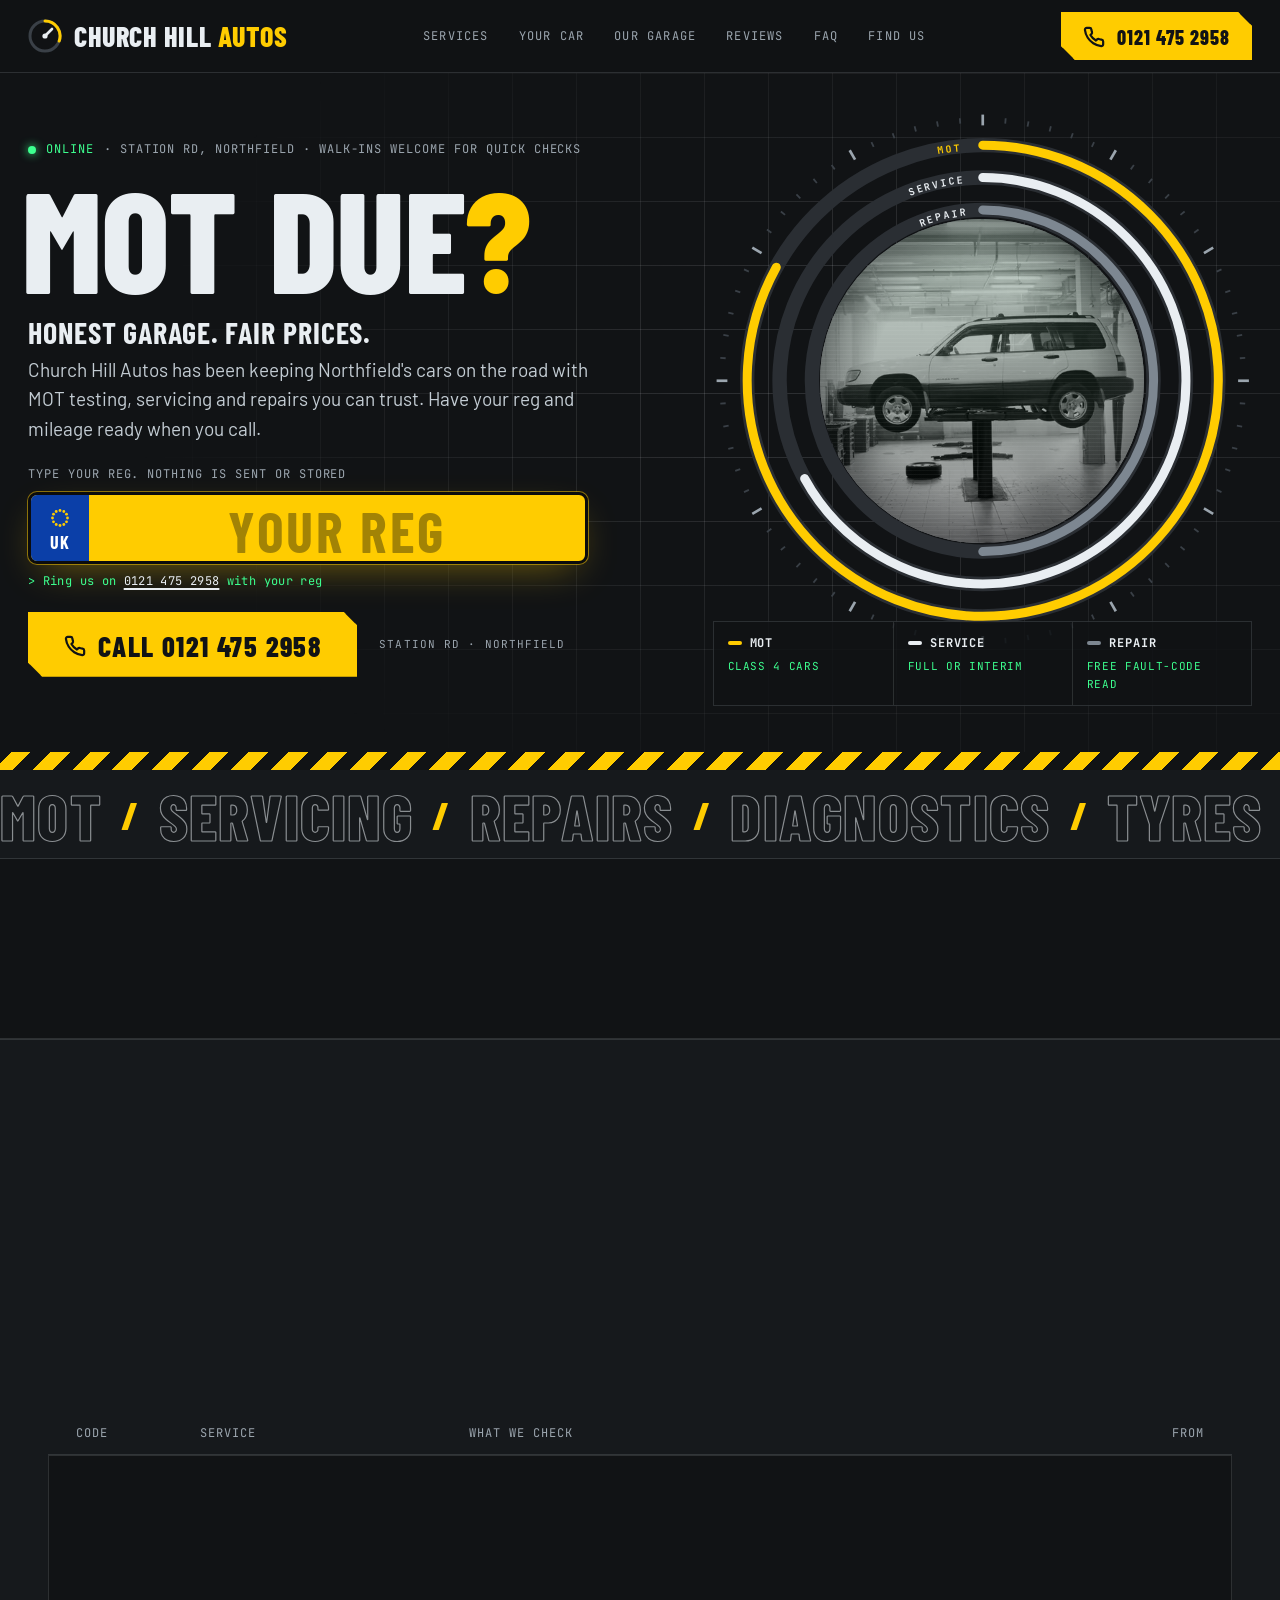
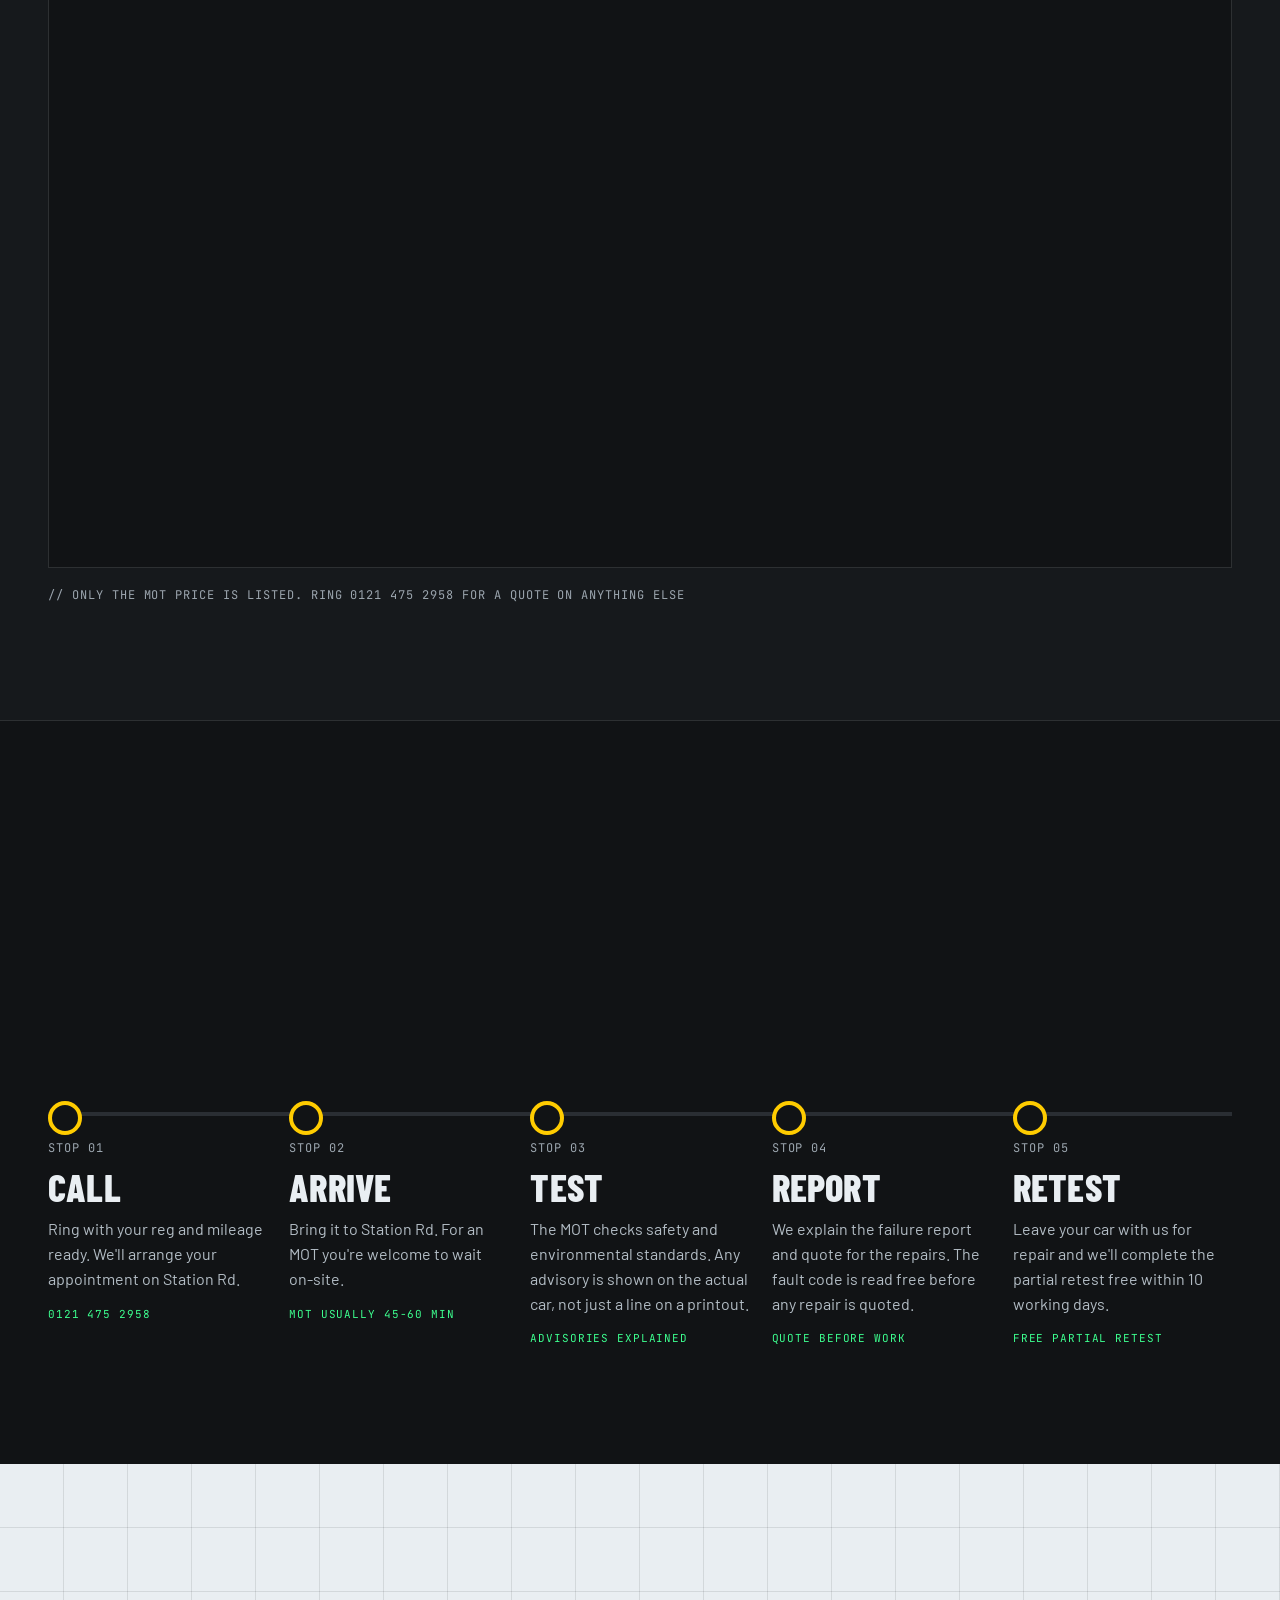
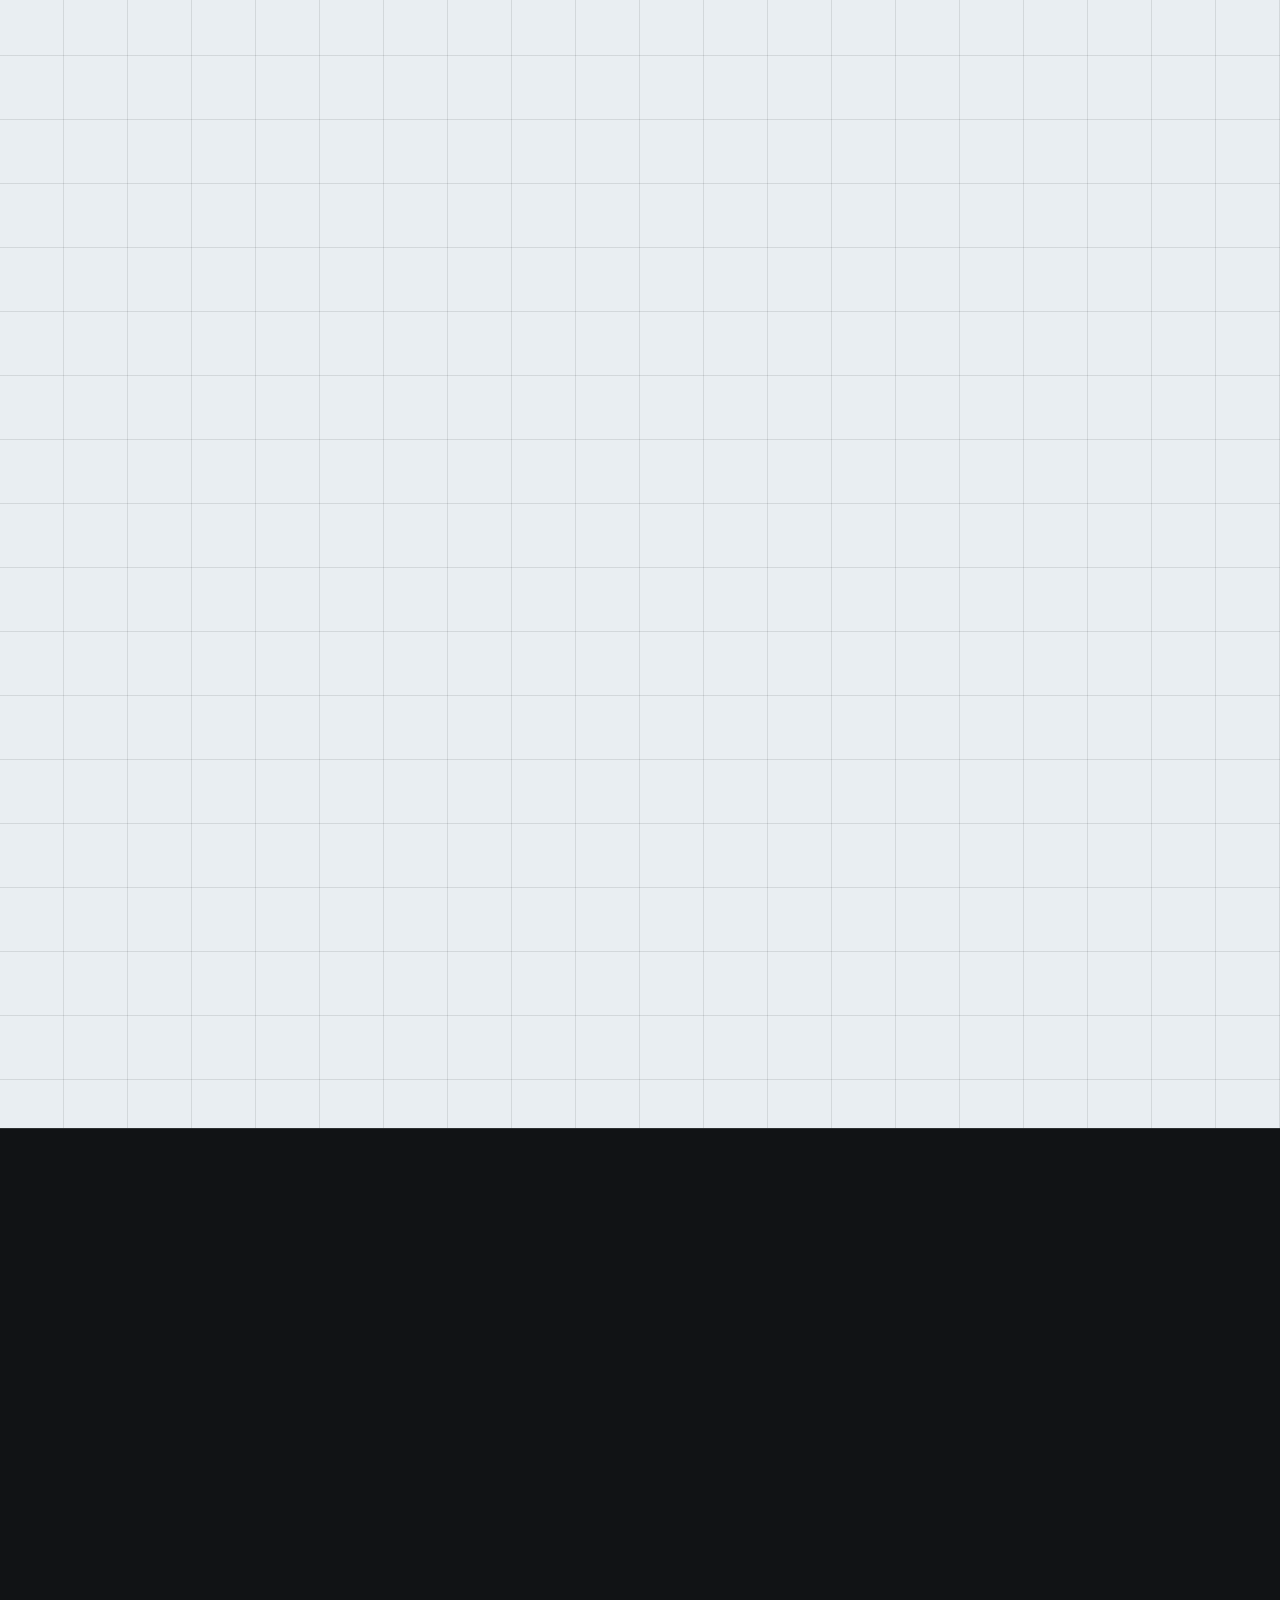
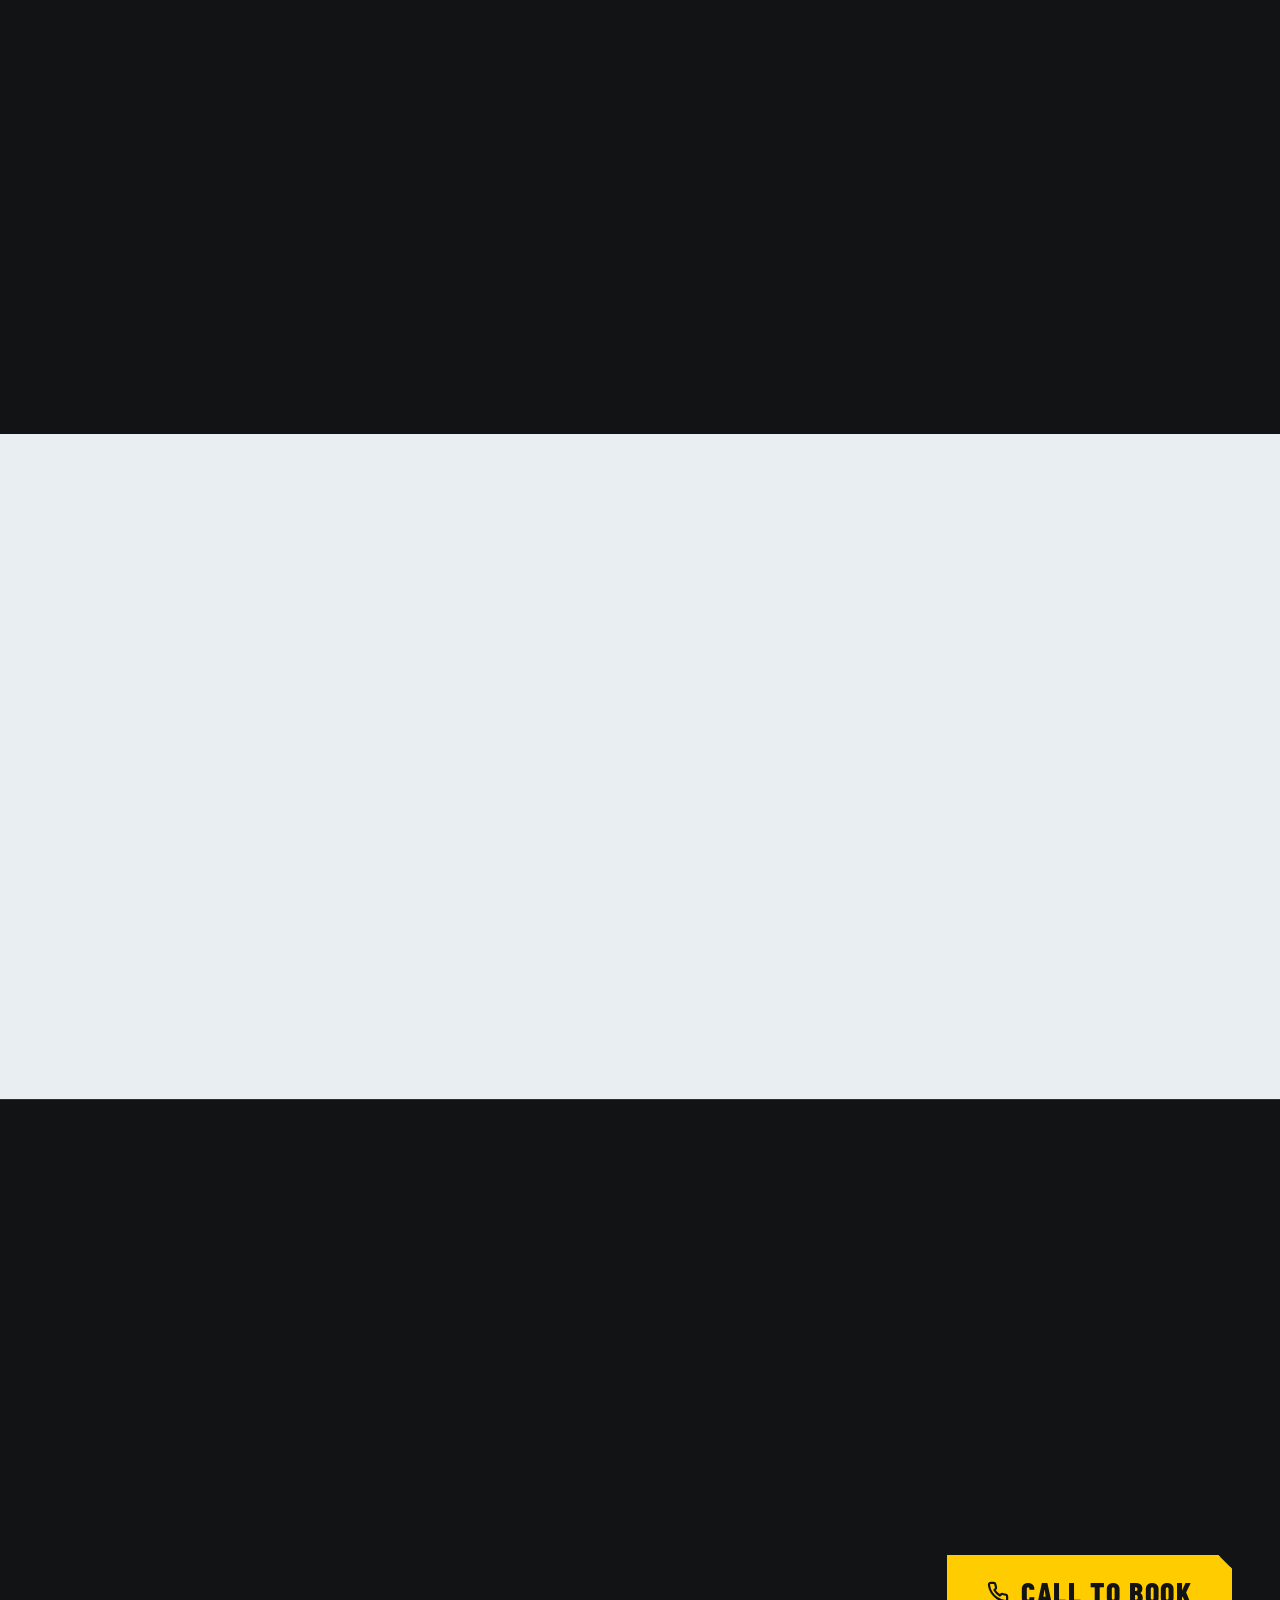
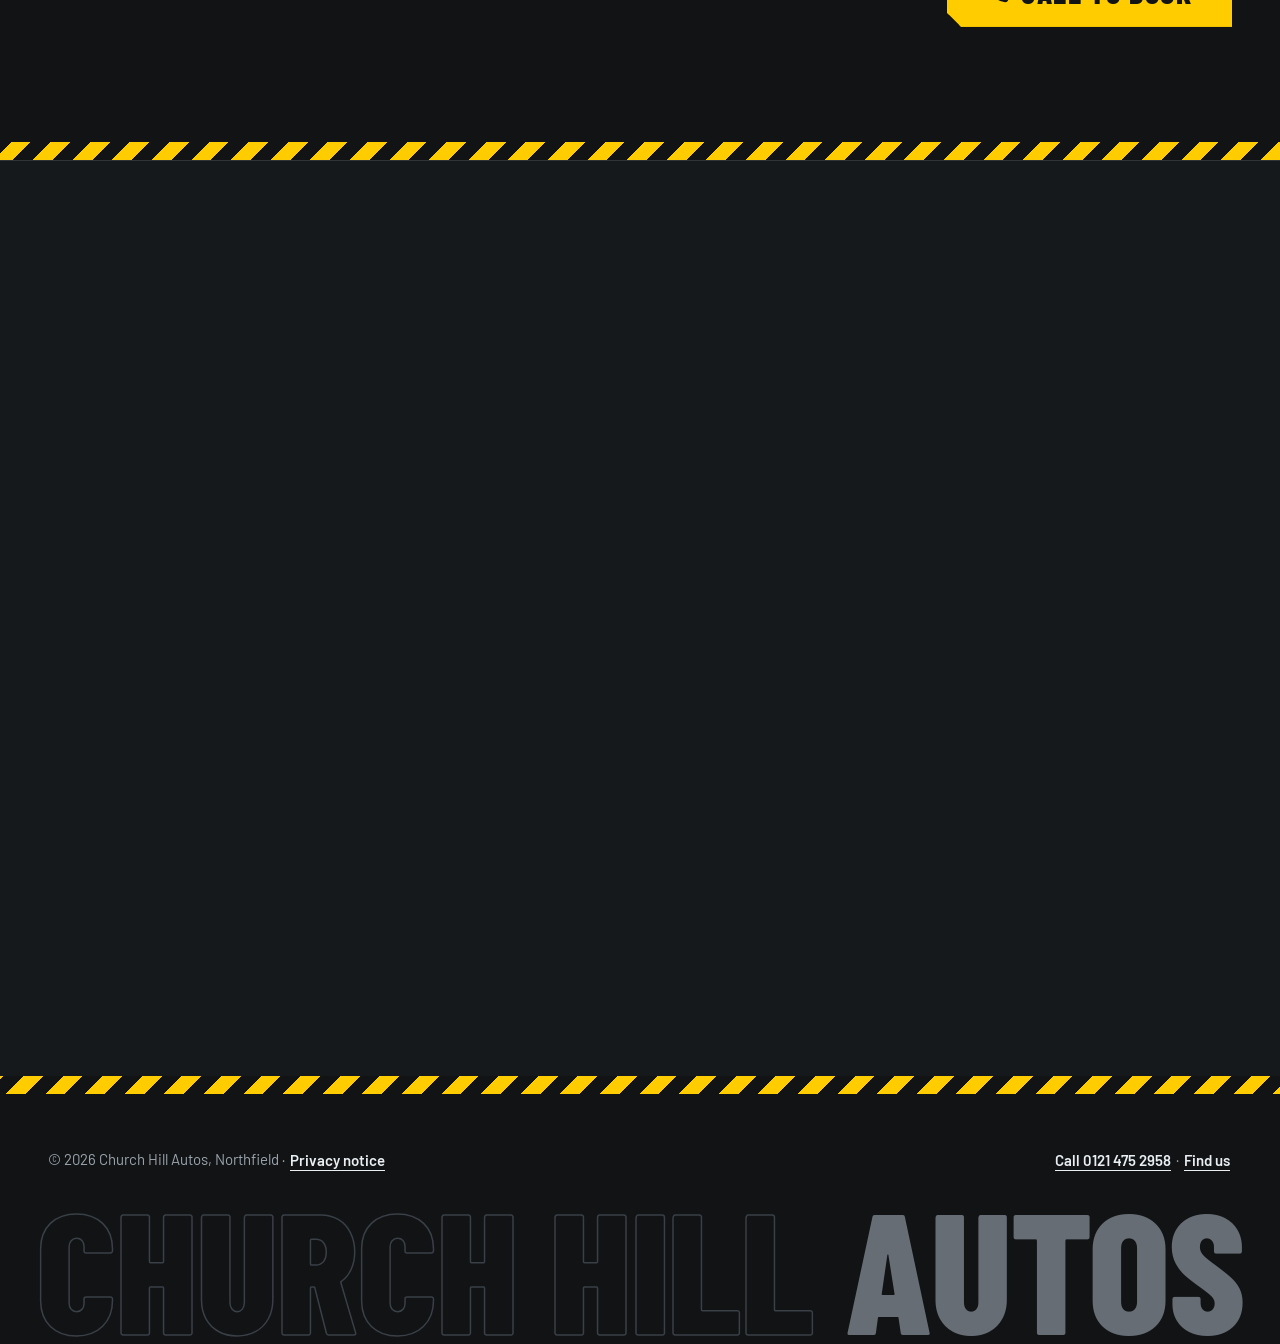
<file: index.html>
<!DOCTYPE html>
<html lang="en-GB">
<head>
<meta charset="UTF-8" />
<meta name="viewport" content="width=device-width, initial-scale=1" />
<meta http-equiv="Content-Security-Policy" content="default-src 'self'; script-src 'self' 'sha256-gAIMlo4uHwea7LDSu/hGhLXHg8Iu/WQoVQvXGVLwabA=' 'sha256-/x7W7R75k8Roq0WaVRQX9blP4OufE5xbAdzklGxsgpw=' 'sha256-RZl2LyvDhXWkicwjTWXaGebXlvcf3ejh0fYb84wxwX4='; style-src 'self' 'sha256-Btpwn6E338KxcXNtCpGj+Mt/SKNPWQw23nqe5MtEcw0='; img-src 'self' data:; font-src 'self'; frame-src https://maps.google.com https://www.google.com; connect-src 'self'; form-action 'self'; base-uri 'self'; object-src 'none'; upgrade-insecure-requests" />
<meta name="referrer" content="strict-origin-when-cross-origin" />
<script>if (window.top !== window.self) { try { window.top.location.replace(window.self.location.href); } catch (e) { document.documentElement.hidden = true; } }</script>
<title>MOT &amp; Servicing, Northfield, Birmingham | Church Hill Autos</title>
<meta name="description" content="Church Hill Autos is an MOT, servicing and repairs garage on Station Rd, Northfield, Birmingham. Call 0121 475 2958 to book your MOT." />
<link rel="canonical" href="https://desolatemartial553.github.io/church-hill-autos/" />
<meta property="og:type" content="website" />
<meta property="og:title" content="MOT &amp; Servicing, Northfield, Birmingham | Church Hill Autos" />
<meta property="og:description" content="Church Hill Autos is an MOT, servicing and repairs garage on Station Rd, Northfield, Birmingham. Call 0121 475 2958 to book your MOT." />
<meta property="og:url" content="https://desolatemartial553.github.io/church-hill-autos/" />
<meta property="og:image" content="https://desolatemartial553.github.io/church-hill-autos/images/8985667-w1200-833241.jpg" />
<meta property="og:locale" content="en_GB" />
<meta property="og:site_name" content="Church Hill Autos" />
<meta name="twitter:card" content="summary_large_image" />
<meta name="twitter:title" content="MOT &amp; Servicing, Northfield, Birmingham | Church Hill Autos" />
<meta name="twitter:description" content="Church Hill Autos is an MOT, servicing and repairs garage on Station Rd, Northfield, Birmingham. Call 0121 475 2958 to book your MOT." />
<meta name="twitter:image" content="https://desolatemartial553.github.io/church-hill-autos/images/8985667-w1200-833241.jpg" />
<meta name="theme-color" content="#111315" />
<link rel="icon" href="data:image/svg+xml,%3Csvg xmlns='http://www.w3.org/2000/svg' viewBox='0 0 64 64'%3E%3Crect width='64' height='64' rx='12' fill='%23111315'/%3E%3Ctext x='32' y='45' font-family='Arial,sans-serif' font-size='34' font-weight='700' text-anchor='middle' fill='%23FFCC00'%3ECH%3C/text%3E%3C/svg%3E" />
<script type="application/ld+json">
{
  "@context": "https://schema.org",
  "@type": "AutoRepair",
  "name": "Church Hill Autos",
  "url": "https://desolatemartial553.github.io/church-hill-autos/",
  "image": "https://desolatemartial553.github.io/church-hill-autos/images/8985667-w1200-833241.jpg",
  "telephone": "+441214752958",
  "address": {
    "@type": "PostalAddress",
    "streetAddress": "Station Rd",
    "addressLocality": "Northfield, Birmingham",
    "addressRegion": "West Midlands",
    "addressCountry": "GB"
  },
  "areaServed": [
    {
      "@type": "City",
      "name": "Birmingham"
    },
    {
      "@type": "Place",
      "name": "Northfield"
    }
  ]
}
</script>
<link rel="preload" as="image" href="images/8985667-w800-a859ad.webp" imagesrcset="images/8985667-w800-a859ad.webp 800w, images/8985667-w1280-b3f463.webp 1280w" imagesizes="(max-width:900px) 64vw, 360px" fetchpriority="high" />
<link rel="stylesheet" href="fonts/fonts.css" />
<style>
  :root{
    --ink:#111315; --ink-2:#16191c; --steel:#2A2E33; --steel-2:#3a4047;
    --yellow:#FFCC00; --white:#E9EEF2; --green:#3DFF8F;
    --mute:#9BA5AE; --mute-dk:#4a5259;
    --line:rgba(233,238,242,.13); --line-dk:rgba(17,19,21,.1);
    --hazard:repeating-linear-gradient(-45deg,#FFCC00 0 14px,#111315 14px 28px);
    --head-font:'Barlow Condensed','Arial Narrow',sans-serif;
    --mono:'JetBrains Mono',ui-monospace,Menlo,Consolas,monospace;
    --ease:cubic-bezier(.2,.8,.2,1);
    --pad:clamp(64px,9vw,128px);
  }
  *{box-sizing:border-box; margin:0; padding:0;}
  html{-webkit-text-size-adjust:100%;}
  section[id], main{scroll-margin-top:var(--header-h,76px);}
  body{font-family:'Barlow',system-ui,sans-serif; font-size:17px; line-height:1.55; color:var(--white); background:var(--ink); overflow-x:clip;}
  h1,h2,h3{font-family:var(--head-font); text-transform:uppercase; font-weight:800; line-height:.95; letter-spacing:.005em;}
  a{color:inherit;}
  img{display:block; max-width:100%;}
  [tabindex="-1"]:focus{outline:none;}
  .wrap{max-width:1240px; margin:0 auto; padding:0 28px;}
  .mono{font-family:var(--mono); font-size:12px; letter-spacing:.08em; text-transform:uppercase; font-weight:400;}
  .sprite{position:absolute; width:0; height:0; overflow:hidden;}
  .ic{width:1.15em; height:1.15em; fill:none; stroke:currentColor; stroke-width:2; stroke-linecap:round; stroke-linejoin:round; flex:none;}
  .sr{position:absolute; width:1px; height:1px; overflow:hidden; clip:rect(0 0 0 0); white-space:nowrap;}
  .skip-link{position:absolute; left:12px; top:-100px; z-index:100; background:var(--yellow); color:var(--ink); padding:12px 18px; font-family:var(--head-font); font-weight:800; font-size:20px; letter-spacing:.06em; text-transform:uppercase; text-decoration:none;}
  .skip-link:focus{top:12px;}
  a:focus-visible, button:focus-visible, summary:focus-visible, input:focus-visible{outline:3px solid var(--yellow); outline-offset:3px;}
  .light a:focus-visible, .light summary:focus-visible{outline-color:var(--ink);}

  /* hairline grid backdrop */
  .grid-bg{background-image:linear-gradient(var(--line) 1px,transparent 1px),linear-gradient(90deg,var(--line) 1px,transparent 1px); background-size:64px 64px; background-position:-1px -1px;}

  /* reveal: progressive enhancement */
  .js .rv:not(.in){opacity:0; transform:translateY(26px);}
  .js .rv{transition:opacity .7s var(--ease), transform .7s var(--ease);}

  /* HUD corner brackets */
  .brk{position:relative;}
  .brk::before,.brk::after{content:""; position:absolute; width:18px; height:18px; border:2px solid var(--yellow); pointer-events:none;}
  .brk::before{top:-1px; left:-1px; border-right:0; border-bottom:0;}
  .brk::after{bottom:-1px; right:-1px; border-left:0; border-top:0;}

  /* buttons: yellow is the only CTA colour */
  .btn{display:inline-flex; align-items:center; justify-content:center; gap:12px; min-height:56px; padding:15px 30px 13px; background:var(--yellow); color:var(--ink); border:2px solid var(--yellow); font-family:var(--head-font); font-weight:800; font-size:24px; line-height:1; letter-spacing:.05em; text-transform:uppercase; text-decoration:none; clip-path:polygon(0 0,calc(100% - 14px) 0,100% 14px,100% 100%,14px 100%,0 calc(100% - 14px)); transition:transform .15s var(--ease), background .15s;}
  .btn:active{transform:scale(.97);}
  .btn .ic{width:22px; height:22px; stroke-width:2.4;}

  /* header */
  header{position:sticky; top:0; z-index:30; background:rgba(17,19,21,.92); -webkit-backdrop-filter:blur(10px); backdrop-filter:blur(10px); border-bottom:1px solid var(--line);}
  header::after{content:""; position:absolute; left:0; right:0; bottom:-1px; height:2px; background:var(--yellow); transform-origin:left; transform:scaleX(0);}
  @supports (animation-timeline:scroll()){header::after{animation:progress linear both; animation-timeline:scroll(root);}}
  @keyframes progress{to{transform:scaleX(1);}}
  .header__inner{display:flex; align-items:center; justify-content:space-between; gap:24px; padding:12px 28px; position:relative;}
  .brand{display:flex; align-items:center; gap:12px; text-decoration:none; font-family:var(--head-font); font-weight:800; font-size:28px; letter-spacing:.02em; text-transform:uppercase; line-height:1; white-space:nowrap;}
  .brand svg{width:34px; height:34px; flex:none;}
  .brand b{font-weight:800; color:var(--yellow);}
  nav ul{list-style:none; display:flex; gap:2px;}
  nav a{display:inline-block; padding:10px 14px; text-decoration:none; font-family:var(--mono); font-size:12px; letter-spacing:.1em; text-transform:uppercase; color:var(--mute); position:relative; transition:color .15s;}
  nav a::after{content:""; position:absolute; left:14px; right:14px; bottom:4px; height:2px; background:var(--yellow); transform:scaleX(0); transform-origin:left; transition:transform .25s var(--ease);}
  nav a:hover{color:var(--white);}
  nav a:hover::after{transform:scaleX(1);}
  .header__call{min-height:46px; padding:12px 20px 10px; font-size:20px;}
  .header__right{display:flex; align-items:center; gap:12px;}
  .burger{display:none; flex-direction:column; justify-content:center; align-items:center; gap:5px; background:transparent; border:2px solid var(--steel-2); cursor:pointer; min-width:48px; min-height:48px;}
  .burger span{width:22px; height:2px; background:var(--white); display:block; transition:transform .2s, opacity .2s;}
  .burger[aria-expanded="true"] span:nth-child(1){transform:translateY(7px) rotate(45deg);}
  .burger[aria-expanded="true"] span:nth-child(2){opacity:0;}
  .burger[aria-expanded="true"] span:nth-child(3){transform:translateY(-7px) rotate(-45deg);}
  .mobile-menu{display:none; position:absolute; top:100%; left:0; right:0; background:var(--ink); border-bottom:1px solid var(--line); flex-direction:column; padding:6px 28px 18px;}
  .mobile-menu.open{display:flex;}
  .mobile-menu a{padding:14px 0; min-height:52px; display:flex; align-items:center; justify-content:space-between; text-decoration:none; font-family:var(--head-font); font-weight:700; font-size:26px; text-transform:uppercase; letter-spacing:.04em; border-bottom:1px solid var(--line);}
  .mobile-menu a span{font-family:var(--mono); font-size:11px; color:var(--green); letter-spacing:.1em;}

  /* hero */
  .hero{position:relative; overflow:hidden; background:var(--ink);}
  .hero::before{content:""; position:absolute; inset:0; background-image:linear-gradient(var(--line) 1px,transparent 1px),linear-gradient(90deg,var(--line) 1px,transparent 1px); background-size:64px 64px; -webkit-mask-image:radial-gradient(ellipse 80% 90% at 70% 45%,#000 20%,transparent 75%); mask-image:radial-gradient(ellipse 80% 90% at 70% 45%,#000 20%,transparent 75%);}
  .hero__inner{position:relative; max-width:1320px; margin:0 auto; padding:clamp(22px,3vw,44px) 28px clamp(48px,5vw,72px); display:grid; grid-template-columns:minmax(0,1.08fr) minmax(0,.92fr); gap:clamp(24px,4vw,64px); align-items:center;}
  .status{display:flex; align-items:center; gap:10px; color:var(--mute); margin-bottom:clamp(10px,1.6vw,20px);}
  .status i{width:8px; height:8px; border-radius:50%; background:var(--green); box-shadow:0 0 10px var(--green); animation:blink 2.4s ease-in-out infinite;}
  .status em{font-style:normal; color:var(--green);}
  @keyframes blink{50%{opacity:.25;}}
  .hero h1{font-size:clamp(84px,11.2vw,184px); line-height:.82; letter-spacing:-.012em; color:var(--white); margin-left:-.04em;}
  .hero h1 > span{display:inline-block; margin-right:.04em;}
  .hero h1 .q{color:var(--yellow);}
  .lede{max-width:600px; margin:clamp(12px,1.6vw,22px) 0 clamp(14px,1.8vw,22px); color:#c3ccd3; font-size:19px;}
  .lede strong{display:block; font-family:var(--head-font); font-size:30px; line-height:1; letter-spacing:.03em; text-transform:uppercase; color:var(--white); margin-bottom:8px; font-weight:700;}

  /* reg plate widget */
  .reg{margin-bottom:clamp(14px,1.8vw,22px); max-width:560px;}
  .reg__cap{display:block; color:var(--mute); margin-bottom:8px;}
  .plate{display:flex; align-items:stretch; background:var(--yellow); border:3px solid #0b0c0d; border-radius:9px; height:clamp(60px,5.6vw,80px); overflow:hidden; box-shadow:0 0 0 1px rgba(255,204,0,.5), 0 14px 40px -14px rgba(255,204,0,.45);}
  .plate__gb{flex:none; width:clamp(44px,4.6vw,58px); background:#0b3fa8; color:#fff; display:flex; flex-direction:column; align-items:center; justify-content:center; gap:2px; font-family:var(--head-font); font-weight:700; font-size:18px; letter-spacing:.06em; line-height:1;}
  .plate__gb svg{width:26px; height:26px;}
  .plate__input{flex:1; min-width:0; background:transparent; border:0; border-radius:0; color:#0b0c0d; font-family:var(--head-font); font-weight:700; text-transform:uppercase; text-align:center; font-size:clamp(42px,4.4vw,60px); letter-spacing:.05em; line-height:1; padding:6px 10px 0; outline:none;}
  .plate__input::placeholder{color:rgba(11,12,13,.38);}
  .plate:focus-within{outline:3px solid var(--white); outline-offset:3px;}
  .reg__out{margin-top:8px; font-family:var(--mono); font-size:12px; letter-spacing:.03em; color:var(--green); min-height:1.5em; line-height:1.5;}
  .reg__out a{color:var(--white); text-underline-offset:3px; text-decoration-thickness:2px;}
  .reg__out b{font-weight:700; color:var(--white); letter-spacing:.12em;}
  .hero__cta{display:flex; flex-wrap:wrap; align-items:center; gap:14px 22px;}
  .hero__cta .btn{font-size:28px; min-height:64px; padding:18px 34px 15px;}
  .hero__cta small{font-family:var(--mono); font-size:11px; letter-spacing:.1em; text-transform:uppercase; color:var(--mute);}

  /* dial (gauge rings + photo) */
  .dial{position:relative; justify-self:center; width:100%; max-width:600px;}
  .dial__stage{position:relative; width:100%; aspect-ratio:1;}
  .dial__svg{position:absolute; inset:0; width:100%; height:100%; overflow:visible;}
  .dial__photo{position:absolute; left:20%; top:20%; width:60%; height:60%; border-radius:50%; overflow:hidden; background:var(--steel); transition:transform .25s var(--ease);}
  .dial__photo img{width:100%; height:100%; object-fit:cover; object-position:55% 50%; filter:grayscale(1) contrast(1.18) brightness(.82);}
  .dial__photo::before{content:""; position:absolute; inset:0; background:radial-gradient(circle,transparent 48%,rgba(17,19,21,.85) 100%), linear-gradient(180deg,rgba(61,255,143,.08),rgba(17,19,21,.35)); z-index:1;}
  .dial__photo::after{content:""; position:absolute; inset:0; z-index:2; background:repeating-linear-gradient(0deg,rgba(233,238,242,.05) 0 1px,transparent 1px 4px); }
  .scan{position:absolute; left:0; right:0; height:34%; top:-34%; z-index:3; background:linear-gradient(180deg,transparent,rgba(61,255,143,.07) 70%,rgba(61,255,143,.22) 100%); border-bottom:1px solid rgba(61,255,143,.8); animation:scan 4.8s linear infinite;}
  @keyframes scan{to{top:100%;}}
  .track{fill:none; stroke:var(--steel); stroke-width:16;}
  .arc{fill:none; stroke-width:10; stroke-linecap:round; stroke-dasharray:100 100; stroke-dashoffset:var(--to); animation:sweep 1.9s var(--ease) both;}
  .arc--mot{stroke:var(--yellow); --to:17;}
  .arc--svc{stroke:var(--white); --to:33; animation-delay:.25s;}
  .arc--rep{stroke:#7d8791; --to:50; animation-delay:.5s;}
  @keyframes sweep{from{stroke-dashoffset:100;}}
  .ticks{stroke:var(--steel-2); stroke-width:2; transform-box:fill-box; transform-origin:center; animation:spin 160s linear infinite;}
  .ticks .l{stroke:var(--mute); stroke-width:3;}
  @keyframes spin{to{transform:rotate(360deg);}}
  .glabel{font-family:var(--mono); font-size:11px; letter-spacing:.24em; fill:var(--white); font-weight:700;}
  .glabel--mot{fill:var(--yellow);}
  .dial__legend{list-style:none; display:grid; grid-template-columns:repeat(3,1fr); gap:0; margin-top:clamp(-30px,-3vw,-14px); position:relative; border:1px solid var(--line); background:rgba(17,19,21,.82);}
  .dial__legend li{padding:12px 14px 12px; border-left:1px solid var(--line); display:flex; flex-direction:column; gap:6px;}
  .dial__legend li:first-child{border-left:0;}
  .dial__legend .k{display:flex; align-items:center; gap:8px; color:var(--white); font-weight:700;}
  .dial__legend .k::before{content:""; width:14px; height:4px; background:var(--c,var(--white)); border-radius:2px;}
  .dial__legend .v{color:var(--green); font-size:11px; letter-spacing:.06em;}
  .dial__legend .bar{height:3px; background:var(--steel); position:relative; overflow:hidden; display:none;}
  .dial__legend .bar::after{content:""; position:absolute; inset:0; background:var(--c,var(--white)); transform-origin:left; transform:scaleX(var(--p,.8)); animation:fill 1.6s var(--ease) both;}
  @keyframes fill{from{transform:scaleX(0);}}
  .lg-mot{--c:var(--yellow); --p:.83;} .lg-svc{--c:var(--white); --p:.67;} .lg-rep{--c:#7d8791; --p:.5;}
  .hero .hazard{position:absolute; left:0; right:0; bottom:0; height:18px; background:var(--hazard);}

  /* hero entrance (progressive: only with .js) */
  .js .hero .status,.js .hero h1 > span,.js .hero .lede,.js .hero .reg,.js .hero__cta,.js .dial{animation:rise .8s var(--ease) both;}
  .js .hero h1 > span:nth-child(1){animation-delay:.05s;}
  .js .hero h1 > span:nth-child(2){animation-delay:.14s;}
  .js .hero .lede{animation-delay:.24s;}
  .js .hero .reg{animation-delay:.32s;}
  .js .hero__cta{animation-delay:.4s;}
  .js .dial{animation-delay:.18s;}
  @keyframes rise{from{opacity:0; transform:translateY(30px);}}

  /* marquee */
  .marquee{display:flex; overflow:hidden; background:var(--ink-2); border-bottom:1px solid var(--line); white-space:nowrap; user-select:none;}
  .marquee span{flex:none; min-width:100%; display:flex; justify-content:space-around; align-items:center; gap:0; padding:14px 0 10px; font-family:var(--head-font); font-weight:800; font-size:clamp(34px,5vw,64px); line-height:1; text-transform:uppercase; letter-spacing:.02em; color:transparent; -webkit-text-stroke:1.2px rgba(233,238,242,.55); animation:marq 38s linear infinite;}
  .marquee i{font-style:normal; color:var(--yellow); -webkit-text-stroke:0; font-size:.6em; padding:0 .5em;}
  @keyframes marq{to{transform:translateX(-100%);}}

  /* status strip */
  .strip{background:var(--ink); border-bottom:1px solid var(--line);}
  .strip ul{list-style:none; display:grid; grid-template-columns:repeat(5,1fr); max-width:1240px; margin:0 auto; padding:0 28px;}
  .strip li{padding:26px 22px 24px; border-left:1px solid var(--line); position:relative;}
  .strip li:first-child{border-left:0; padding-left:0;}
  .strip .k{display:flex; align-items:center; gap:8px; color:var(--green); margin-bottom:10px; font-size:11px;}
  .strip .k::before{content:""; width:6px; height:6px; border-radius:50%; background:var(--green); box-shadow:0 0 8px var(--green);}
  .strip .v{display:block; font-family:var(--head-font); font-weight:800; font-size:clamp(30px,3.2vw,44px); line-height:.95; text-transform:uppercase; color:var(--white);}
  .strip p{color:var(--mute); font-size:14px; margin-top:6px; line-height:1.3;}

  /* section scaffolding */
  section.sec{padding:var(--pad) 0; position:relative;}
  .head{max-width:1000px; margin-bottom:clamp(36px,5vw,64px);}
  .head .tag{display:block; color:var(--green); margin-bottom:16px;}
  .head h2{text-wrap:balance; font-size:clamp(46px,7.4vw,108px); line-height:.86; letter-spacing:-.005em;}
  .head p{margin-top:18px; color:var(--mute); font-size:19px; max-width:540px;}
  .head p.mono{font-size:12px; max-width:none; color:var(--mute);}
  .light{background:var(--white); color:var(--ink);}
  .light .head p{color:var(--mute-dk);}
  .light .head .tag{color:#0a7a3d;}

  /* services: diagnostics readout */
  .services{background:var(--ink-2); border-top:1px solid var(--line);}
  .readout{list-style:none; border:1px solid var(--line); background:var(--ink);}
  .readout__head, .readout li{display:grid; grid-template-columns:96px minmax(180px,.9fr) minmax(0,2fr) 170px; gap:0 28px; align-items:baseline; padding:0 28px;}
  .readout__head{padding-top:12px; padding-bottom:12px; color:var(--mute); border-bottom:1px solid var(--line); background:var(--ink-2);}
  .readout__head span:last-child{text-align:right;}
  .readout li{position:relative; padding-top:26px; padding-bottom:26px; border-bottom:1px solid var(--line); transition:background .2s;}
  .readout li:last-child{border-bottom:0;}
  .readout li::before{content:""; position:absolute; left:0; top:0; bottom:0; width:3px; background:var(--yellow); transform:scaleY(0); transform-origin:top; transition:transform .25s var(--ease);}
  .rd__code{font-family:var(--mono); font-size:13px; color:var(--green); letter-spacing:.08em;}
  .readout h3{font-size:clamp(28px,3vw,40px); line-height:.95;}
  .readout p{color:#b3bdc5; font-size:17px; max-width:56ch;}
  .rd__price{text-align:right; font-family:var(--mono); font-size:13px; letter-spacing:.04em; color:var(--mute); text-transform:uppercase;}
  .rd__price b{display:block; font-family:var(--head-font); font-weight:800; font-size:44px; line-height:.9; letter-spacing:.01em; color:var(--white);}
  .rd__price small{font-size:11px; display:block; margin-top:4px;}
  .js .readout:not(.in) li{opacity:0; transform:translateX(-18px);}
  .readout.in li{animation:boot .55s var(--ease) both;}
  .readout.in li:nth-child(2){animation-delay:.06s;} .readout.in li:nth-child(3){animation-delay:.16s;} .readout.in li:nth-child(4){animation-delay:.26s;} .readout.in li:nth-child(5){animation-delay:.36s;} .readout.in li:nth-child(6){animation-delay:.46s;} .readout.in li:nth-child(7){animation-delay:.56s;}
  @keyframes boot{0%{opacity:0; transform:translateX(-18px);} 40%{opacity:1;} 55%{opacity:.4;} 100%{opacity:1; transform:none;}}
  .rd__foot{margin-top:18px; color:var(--mute);}

  /* pit-stop timeline */
  .process{background:var(--ink); border-top:1px solid var(--line); overflow:hidden;}
  .pit{list-style:none; display:grid; grid-template-columns:repeat(5,1fr); gap:0 22px; position:relative; counter-reset:pit;}
  .pit::before{content:""; position:absolute; left:0; right:0; top:19px; height:4px; background:var(--steel);}
  .pit::after{content:""; position:absolute; left:0; top:19px; height:4px; width:100%; background:var(--yellow); transform-origin:left; transform:scaleX(var(--run,1));}
  .js .pit:not(.in)::after{transform:scaleX(0);}
  .pit.in::after{animation:run 2.4s var(--ease) both;}
  @keyframes run{from{transform:scaleX(0);}}
  .pit li{position:relative; padding-top:76px;}
  .pit li::before{content:""; position:absolute; left:0; top:8px; width:26px; height:26px; background:var(--ink); border:4px solid var(--yellow); border-radius:50%; z-index:1;}
  .pit .no{position:absolute; left:0; top:46px; color:var(--mute);}
  .pit h3{font-size:clamp(30px,3vw,42px); margin-bottom:12px;}
  .pit p{color:#b3bdc5; font-size:16px;}
  .pit .t{display:inline-block; margin-top:14px; color:var(--green); font-size:11px;}

  /* MOT guide (light) */
  .mot-guide{background-color:var(--white); background-image:linear-gradient(var(--line-dk) 1px,transparent 1px),linear-gradient(90deg,var(--line-dk) 1px,transparent 1px); background-size:64px 64px; background-position:-1px -1px;}
  .mot-guide__grid{display:grid; grid-template-columns:1fr 1fr; gap:28px; align-items:start;}
  .mot-panel{background:#fff; border:2px solid var(--ink); position:relative;}
  .mot-panel h3{font-size:32px; padding:18px 26px 14px; background:var(--ink); color:var(--white); display:flex; justify-content:space-between; align-items:baseline; gap:12px;}
  .mot-panel h3 small{font-family:var(--mono); font-size:11px; letter-spacing:.1em; color:var(--green); font-weight:400;}
  .mot-panel--alt h3{background:var(--steel);}
  .mot-panel > :not(h3){margin-left:26px; margin-right:26px;}
  .mot-panel > h3 + *{margin-top:24px;}
  .mot-panel > :last-child{margin-bottom:26px;}
  .mot-panel p{color:var(--mute-dk);}
  .mot-panel p + p{margin-top:14px;}
  .mot-panel a, .mot-tip a{font-weight:700; text-decoration-thickness:2px; text-underline-offset:3px;}
  .mot-checks{list-style:none; display:grid; grid-template-columns:1fr 1fr; gap:10px; margin-bottom:20px;}
  .mot-checks li{display:flex; align-items:center; gap:10px; border:1px solid var(--line-dk); padding:9px 10px 8px; font-family:var(--mono); font-size:12px; letter-spacing:.04em; text-transform:uppercase; font-weight:700; line-height:1.2;}
  .mot-checks li::before{content:""; flex:none; width:16px; height:16px; background:var(--ink); border-radius:50%; background-image:url("data:image/svg+xml,%3Csvg xmlns='http://www.w3.org/2000/svg' viewBox='0 0 16 16' fill='none' stroke='%233DFF8F' stroke-width='2.2' stroke-linecap='round' stroke-linejoin='round'%3E%3Cpath d='M4 8.5l2.6 2.6L12 5.6'/%3E%3C/svg%3E"); background-size:cover;}
  .mot-tips{display:grid; grid-template-columns:1fr 1fr; gap:28px; margin-top:28px;}
  .mot-tip{background:var(--ink); color:var(--white); padding:26px 28px; border-left:8px solid var(--yellow);}
  .mot-tip h3{font-size:32px; margin-bottom:14px;}
  .mot-tip ul{list-style:none; margin-bottom:16px;}
  .mot-tip li{position:relative; padding-left:22px; margin-bottom:8px; color:#c3ccd3;}
  .mot-tip li::before{content:""; position:absolute; left:0; top:.7em; width:12px; height:2px; background:var(--green);}
  .mot-tip p{color:#c3ccd3;}

  /* garage feeds */
  .work{background:var(--ink); border-top:1px solid var(--line);}
  .feeds{display:grid; grid-template-columns:1.25fr .8fr .95fr; gap:14px; align-items:stretch;}
  .feed{position:relative; background:var(--steel); overflow:hidden; border:1px solid var(--line);}
  .feed img{width:100%; height:100%; min-height:clamp(260px,34vw,460px); object-fit:cover; filter:grayscale(.75) contrast(1.12) brightness(.85); transition:filter .4s, transform .8s var(--ease);}
  .feed::after{content:""; position:absolute; inset:0; pointer-events:none; background:repeating-linear-gradient(0deg,rgba(233,238,242,.04) 0 1px,transparent 1px 4px);}
  .feed figcaption{position:absolute; left:0; right:0; top:0; display:flex; justify-content:space-between; padding:12px 14px; z-index:2; background:linear-gradient(180deg,rgba(17,19,21,.85),transparent); color:var(--white); font-size:11px;}
  .feed figcaption span:last-child{color:var(--green);}
  .feed figcaption span:last-child::before{content:"● "; animation:blink 2s infinite;}

  /* owner transmission */
  .owner-sec{background:var(--ink-2); border-top:1px solid var(--line); padding:var(--pad) 0;}
  .owner{display:grid; grid-template-columns:minmax(0,300px) 1fr; gap:clamp(28px,5vw,72px); align-items:center; max-width:1040px; margin:0 auto;}
  .owner__img{position:relative; padding:10px; border:1px solid var(--line);}
  .owner img{width:100%; height:auto; aspect-ratio:1; object-fit:cover; filter:grayscale(.9) contrast(1.1); }
  .owner__img .mono{position:absolute; left:10px; bottom:10px; background:var(--ink); color:var(--green); padding:5px 8px; font-size:10px;}
  .owner .tag{color:var(--green); display:block; margin-bottom:16px;}
  .owner blockquote{font-family:var(--head-font); font-weight:700; text-transform:uppercase; font-size:clamp(32px,4.6vw,60px); line-height:.98; letter-spacing:.005em; margin-bottom:22px;}
  .owner .who{font-family:var(--mono); font-size:12px; letter-spacing:.1em; text-transform:uppercase; color:var(--mute);}

  /* reviews as notifications */
  .reviews{background:var(--ink); border-top:1px solid var(--line);}
  .reviews__grid{display:grid; grid-template-columns:minmax(0,.8fr) minmax(0,1.2fr); gap:clamp(32px,6vw,96px); align-items:start;}
  .reviews .head{position:sticky; top:calc(var(--header-h,76px) + 28px); margin-bottom:0;}
  .notes{list-style:none; display:flex; flex-direction:column; gap:16px;}
  .note{background:var(--steel); border:1px solid var(--steel-2); border-radius:16px; padding:18px 22px 18px; box-shadow:0 18px 40px -22px #000;}
  .note__bar{display:flex; align-items:center; gap:10px; margin-bottom:12px; color:var(--mute);}
  .note__app{width:22px; height:22px; border-radius:6px; background:var(--yellow); color:var(--ink); display:flex; align-items:center; justify-content:center;}
  .note__app svg{width:14px; height:14px; fill:currentColor;}
  .note__bar .demo{margin-left:auto; color:var(--ink); background:var(--white); padding:2px 7px; border-radius:4px; font-size:10px; font-weight:700;}
  .note__stars{display:flex; gap:3px; margin-bottom:8px; color:var(--yellow);}
  .note__stars svg{width:18px; height:18px; fill:currentColor;}
  .note__stars svg.off{color:var(--steel-2);}
  .note p{font-size:20px; line-height:1.4; color:var(--white); margin-bottom:12px;}
  .note .who{display:flex; align-items:center; gap:10px; color:var(--mute);}
  .avatar{width:28px; height:28px; border-radius:50%; background:var(--ink); color:var(--white); display:flex; align-items:center; justify-content:center; font-family:var(--head-font); font-size:17px; font-weight:800; flex:none;}
  .js .notes:not(.in) .note{opacity:0; transform:translateX(60px);}
  .notes.in .note{animation:slidein .7s var(--ease) both;}
  .notes.in .note:nth-child(2){animation-delay:.18s;} .notes.in .note:nth-child(3){animation-delay:.36s;}
  @keyframes slidein{from{opacity:0; transform:translateX(60px);}}
  .reviews__note{margin-top:20px; color:var(--mute);}
  .reviews__cta{margin-top:30px;}
  .link{display:inline-flex; align-items:center; gap:10px; font-family:var(--head-font); font-weight:800; font-size:22px; letter-spacing:.05em; text-transform:uppercase; text-decoration:none; color:var(--white); border-bottom:3px solid var(--yellow); padding-bottom:2px;}

  /* FAQ (light) */
  .faq-sec{background:var(--white); color:var(--ink);}
  .split{display:grid; grid-template-columns:minmax(0,1fr) minmax(0,1.7fr); gap:clamp(32px,6vw,96px); align-items:start;}
  .split .head{position:sticky; top:calc(var(--header-h,76px) + 28px); margin-bottom:0;}
  .faq details{border-top:2px solid var(--ink);}
  .faq details:last-child{border-bottom:2px solid var(--ink);}
  .faq summary{cursor:pointer; list-style:none; min-height:56px; padding:20px 60px 18px 0; position:relative; font-family:var(--head-font); font-weight:800; text-transform:uppercase; letter-spacing:.01em; font-size:clamp(24px,2.6vw,32px); line-height:1;}
  .faq summary::-webkit-details-marker{display:none;}
  .faq summary::after{content:""; position:absolute; right:4px; top:50%; width:34px; height:34px; margin-top:-17px; background:var(--ink); border-radius:50%; background-image:url("data:image/svg+xml,%3Csvg xmlns='http://www.w3.org/2000/svg' viewBox='0 0 34 34' fill='none' stroke='%23FFCC00' stroke-width='2.4' stroke-linecap='round'%3E%3Cpath d='M17 10v14M10 17h14'/%3E%3C/svg%3E"); transition:transform .3s var(--ease);}
  .faq details[open] summary::after{transform:rotate(135deg);}
  .faq details > p{padding:0 60px 24px 0; color:var(--mute-dk); font-size:18px; animation:faqin .35s var(--ease) both;}
  .faq details > p a{font-weight:700; text-underline-offset:3px; text-decoration-thickness:2px;}
  @keyframes faqin{from{opacity:0; transform:translateY(-8px);}}

  /* call band */
  .cta-band{background:var(--ink); border-top:1px solid var(--line); padding:var(--pad) 0 calc(var(--pad) + 18px); position:relative; overflow:hidden;}
  .cta-band .wrap{display:grid; grid-template-columns:minmax(0,1fr) auto; gap:28px 56px; align-items:end;}
  .cta-band h2{font-size:clamp(76px,16vw,260px); line-height:.8; letter-spacing:-.015em; color:transparent; -webkit-text-stroke:2px var(--white); margin-left:-.03em;}
  .cta-band h2 em{font-style:normal; color:var(--yellow); -webkit-text-stroke:0;}
  .cta-band p{margin-top:22px; color:#c3ccd3; font-size:20px; max-width:520px;}
  .cta-band .btn{font-size:30px; min-height:72px; padding:20px 38px 17px;}
  .cta-band::after{content:""; position:absolute; left:0; right:0; bottom:0; height:18px; background:var(--hazard);}

  /* contact */
  .contact-sec{background:var(--ink-2); border-top:1px solid var(--line); padding:var(--pad) 0;}
  .contact__grid{display:grid; grid-template-columns:minmax(0,1fr) minmax(0,1.15fr); gap:clamp(28px,5vw,72px); align-items:start;}
  .booking h2{font-size:clamp(40px,5.4vw,76px); line-height:.9; margin-bottom:20px;}
  .booking p{color:#c3ccd3; margin-bottom:12px; font-size:19px; max-width:520px;}
  .booking p strong{color:var(--white);}
  .booking__actions{display:flex; flex-wrap:wrap; align-items:center; gap:16px 26px; margin-top:26px;}
  .booking__phone{font-family:var(--head-font); font-weight:800; font-size:clamp(40px,5vw,60px); line-height:1; text-decoration:none; letter-spacing:.02em; white-space:nowrap;}
  .info{display:grid; grid-template-columns:1fr 1fr; gap:14px; margin-top:34px;}
  .info div{border:1px solid var(--line); padding:20px 22px; background:var(--ink);}
  .info h3{font-size:26px; margin-bottom:10px; display:flex; align-items:center; gap:10px;}
  .info p{color:#c3ccd3; font-size:17px; margin:0;}
  .contact-link{display:inline-flex; align-items:center; margin-top:14px; min-height:44px; font-family:var(--mono); font-size:12px; letter-spacing:.1em; text-transform:uppercase; text-decoration:none; color:var(--green); border-bottom:1px solid var(--green);}
  .map-facade{position:relative; min-height:460px; height:100%; border:1px solid var(--line); background-color:var(--ink); background-image:linear-gradient(var(--line) 1px,transparent 1px),linear-gradient(90deg,var(--line) 1px,transparent 1px); background-size:40px 40px; display:flex; align-items:center; justify-content:center; overflow:hidden;}
  .map-facade::before{content:""; position:absolute; left:50%; top:50%; width:340px; height:340px; margin:-170px 0 0 -170px; border-radius:50%; border:1px dashed rgba(61,255,143,.35); box-shadow:0 0 0 60px rgba(61,255,143,.04), 0 0 0 120px rgba(61,255,143,.03);}
  .map-facade iframe{position:absolute; inset:0; width:100%; height:100%; border:0; display:block;}
  .map-facade__panel{position:relative; background:var(--ink); border:1px solid var(--steel-2); padding:26px 28px 24px; margin:20px; max-width:420px; width:calc(100% - 40px);}
  .map-facade__tag{display:block; color:var(--green); margin-bottom:12px; font-size:11px;}
  .map-facade__name{display:block; font-family:var(--head-font); font-weight:800; font-size:40px; line-height:.95; text-transform:uppercase; color:var(--white);}
  .map-facade__addr{display:block; margin:8px 0 22px; color:var(--mute); font-size:17px;}
  .map-facade__actions{display:flex; flex-wrap:wrap; gap:14px 22px; align-items:center;}
  .map-facade__btn{min-height:48px; padding:12px 22px 10px; font-size:20px; cursor:pointer;}
  .map-facade__link,.map-facade__dir{display:inline-flex; align-items:center; min-height:44px; font-family:var(--mono); font-size:12px; letter-spacing:.1em; text-transform:uppercase; text-decoration:none; color:var(--white); border-bottom:1px solid var(--yellow);}
  .map-facade__dir{position:absolute; left:12px; bottom:12px; background:var(--ink); padding:8px 12px; z-index:2; border:1px solid var(--yellow);}

  /* footer */
  footer{background:var(--ink); color:var(--mute); padding:44px 0 0; position:relative; overflow:hidden; border-top:18px solid transparent; border-image:var(--hazard) 18 0 0 / 18px 0 0 0 stretch;}
  footer .wrap{display:flex; flex-wrap:wrap; justify-content:space-between; gap:8px 32px; font-size:15px;}
  footer a{display:inline-flex; align-items:center; min-height:44px; padding:0 2px; color:var(--white); font-weight:600; text-decoration-thickness:1px; text-underline-offset:4px;}
  footer a:hover{color:var(--yellow);}
  .wordmark{display:block; margin:18px 0 0; padding:0 0 .06em; font-family:var(--head-font); font-weight:800; text-transform:uppercase; line-height:.78; font-size:13.4vw; letter-spacing:-.012em; white-space:nowrap; text-align:center; color:transparent; -webkit-text-stroke:1.5px var(--steel-2); user-select:none;}
  .wordmark b{font-weight:800; color:#666D75; -webkit-text-stroke:0;}

  /* sticky mobile call bar */
  .sticky-cta{position:fixed; left:0; right:0; bottom:0; z-index:40; display:none; gap:10px; padding:10px 14px calc(10px + env(safe-area-inset-bottom)); background:rgba(17,19,21,.96); border-top:2px solid var(--yellow);}
  .sticky-cta .btn{flex:1; min-height:54px; font-size:23px;}
  .sticky-cta .find{flex:none; width:54px; min-height:54px; display:flex; align-items:center; justify-content:center; border:2px solid var(--steel-2); color:var(--white); text-decoration:none;}
  .sticky-cta .find .ic{width:24px; height:24px;}

  /* hover effects: mouse only */
  @media (hover:hover) and (pointer:fine){
    .btn:hover{background:var(--white); border-color:var(--white); transform:translate(-2px,-2px);}
    .readout li:hover{background:rgba(255,204,0,.045);}
    .readout li:hover::before{transform:scaleY(1);}
    .feed:hover img{filter:grayscale(0) contrast(1.08) brightness(.95); transform:scale(1.04);}
    .note{transition:transform .25s var(--ease), border-color .25s;}
    .note:hover{transform:translateX(-6px); border-color:var(--yellow);}
    .marquee:hover span{animation-play-state:paused;}
    .link:hover{border-color:var(--white);}
    .mot-panel, .mot-tip{transition:transform .25s var(--ease);}
    .mot-panel:hover, .mot-tip:hover{transform:translateY(-4px);}
  }

  @media(max-width:1040px){
    .readout__head, .readout li{grid-template-columns:80px minmax(150px,.9fr) minmax(0,1.6fr) 130px; gap:0 20px; padding:0 20px;}
    .strip ul{grid-template-columns:repeat(3,1fr);}
    .strip li:nth-child(4){border-left:0; padding-left:0;}
    .strip li:nth-child(n+4){border-top:1px solid var(--line);}
    .pit{grid-template-columns:repeat(5,minmax(150px,1fr)); overflow-x:auto; padding-bottom:12px; scroll-snap-type:x mandatory;}
    .pit li{scroll-snap-align:start;}
  }
  @media(max-width:900px){
    nav{display:none;} .burger{display:flex;} .header__call{display:none;}
    .hero__inner{grid-template-columns:minmax(0,1fr); padding-top:26px;}
    .hero h1{font-size:clamp(88px,27vw,190px);}
    .hero h1 > span{display:block; margin-right:0;}
    .dial{max-width:460px;}
    .reviews__grid,.split,.contact__grid,.owner{grid-template-columns:1fr;}
    .reviews .head,.split .head{position:static; margin-bottom:28px;}
    .mot-guide__grid,.mot-tips{grid-template-columns:1fr;}
    .feeds{grid-template-columns:1fr 1fr;} .feeds .feed:first-child{grid-column:1 / -1;}
    .cta-band .wrap{grid-template-columns:1fr;}
    .owner__img{max-width:260px;}
    .sticky-cta{display:flex;}
    footer{padding-bottom:84px;}
  }
  @media(max-width:700px){
    .readout__head{display:none;}
    .readout li{grid-template-columns:1fr auto; grid-template-areas:"code price" "name name" "txt txt"; gap:6px 16px; padding:20px 18px; align-items:center;}
    .rd__code{grid-area:code;} .rd__price{grid-area:price;} .readout h3{grid-area:name; margin-top:6px;} .readout p{grid-area:txt;}
    .rd__price b{display:inline; font-size:30px; margin-right:6px;}
    .rd__price small{display:inline;}
    .pit{display:flex; flex-direction:column; gap:0; overflow:visible; padding-bottom:0; scroll-snap-type:none;}
    .pit::before,.pit::after{left:12px; right:auto; top:0; bottom:0; width:4px; height:auto;}
    .pit::after{height:100%; width:4px; transform-origin:top; transform:scaleY(var(--run,1));}
    .js .pit:not(.in)::after{transform:scaleY(0);}
    .pit.in::after{animation:runy 2.4s var(--ease) both;}
    @keyframes runy{from{transform:scaleY(0);}}
    .pit li{padding:0 0 34px 56px;}
    .pit li:last-child{padding-bottom:0;}
    .pit li::before{left:0; top:2px;}
    .pit .no{position:static; display:block; margin-bottom:6px;}
    .info{grid-template-columns:1fr;}
    .map-facade{min-height:380px;}
  }
  @media(max-width:620px){
    body{font-size:16px;}
    .wrap,.header__inner,.hero__inner{padding-left:18px; padding-right:18px;}
    .mobile-menu{padding-left:18px; padding-right:18px;}
    .brand{font-size:24px;} .brand svg{width:30px; height:30px;}
    .lede{font-size:17px;} .lede strong{font-size:26px;}
    .reg{max-width:none;}
    .hero__cta .btn{width:100%;}
    .hero__cta small{display:none;}
    .dial__legend{grid-template-columns:1fr; margin-top:-6px;}
    .dial__legend li{border-left:0; border-top:1px solid var(--line); flex-direction:row; flex-wrap:wrap; align-items:center; justify-content:space-between; gap:6px 12px;}
    .dial__legend li:first-child{border-top:0;}
    .dial__legend .bar{display:block; flex:1 0 100%;}
    .strip ul{grid-template-columns:1fr; padding:0 18px;}
    .strip li,.strip li:nth-child(n){border-left:0; padding:18px 0; border-top:1px solid var(--line); display:grid; grid-template-columns:1fr auto; gap:2px 14px; align-items:baseline;}
    .strip li:first-child{border-top:0;}
    .strip .k{grid-column:1 / -1; margin-bottom:2px;}
    .strip p{grid-column:1 / -1; margin-top:0;}
    .mot-panel h3{padding:16px 18px 12px; font-size:28px;}
    .mot-panel > :not(h3){margin-left:18px; margin-right:18px;}
    .mot-checks{grid-template-columns:1fr 1fr;}
    .mot-tip{padding:22px 20px;}
    .feeds{grid-template-columns:1fr;}
    .feed img{min-height:230px;}
    .note p{font-size:18px;}
    .faq summary{padding-right:52px;}
    .faq details > p{padding-right:0;}
    .booking__actions .btn{width:100%;}
    .map-facade__panel{padding:22px 20px 20px;}
    .wordmark{font-size:12.6vw;}
  }
  @media(prefers-reduced-motion:reduce){
    html{scroll-behavior:auto;}
    *,*::before,*::after{animation:none !important; transition:none !important;}
    .js .rv:not(.in),.js .readout:not(.in) li,.js .notes:not(.in) .note{opacity:1; transform:none;}
    .js .pit:not(.in)::after{transform:scaleX(1);}
    .scan{display:none;}
    .btn:hover,.note:hover,.mot-panel:hover,.mot-tip:hover{transform:none;}
    header::after{transform:scaleX(0);}
  }
</style>
</head>
<body>
<script>document.documentElement.classList.add('js');</script>
<svg class="sprite" aria-hidden="true" focusable="false">
  <symbol id="i-phone" viewBox="0 0 24 24"><path d="M22 16.9v3a2 2 0 0 1-2.2 2 19.8 19.8 0 0 1-8.6-3.1 19.5 19.5 0 0 1-6-6A19.8 19.8 0 0 1 2.1 4.2 2 2 0 0 1 4.1 2h3a2 2 0 0 1 2 1.7c.1 1 .4 1.9.7 2.8a2 2 0 0 1-.5 2.1L8.1 9.9a16 16 0 0 0 6 6l1.3-1.3a2 2 0 0 1 2.1-.4c.9.3 1.8.6 2.8.7a2 2 0 0 1 1.7 2z"/></symbol>
  <symbol id="i-pin" viewBox="0 0 24 24"><path d="M20 10c0 6-8 12-8 12s-8-6-8-12a8 8 0 0 1 16 0z"/><circle cx="12" cy="10" r="3"/></symbol>
  <symbol id="i-clock" viewBox="0 0 24 24"><circle cx="12" cy="12" r="10"/><path d="M12 6v6l4 2"/></symbol>
  <symbol id="i-arrow" viewBox="0 0 24 24"><path d="M5 12h14M13 6l6 6-6 6"/></symbol>
  <symbol id="i-star" viewBox="0 0 24 24"><path d="M12 2l2.9 6.9 7.5.6-5.7 4.9 1.8 7.3L12 17.8 5.5 21.7l1.8-7.3L1.6 9.5l7.5-.6z"/></symbol>
</svg>
<a class="skip-link" href="#main">Skip to content</a>

<header id="siteHeader">
  <div class="header__inner">
    <a class="brand" href="#top" aria-label="Church Hill Autos, back to top">
      <svg viewBox="0 0 34 34" aria-hidden="true" focusable="false"><circle cx="17" cy="17" r="15" fill="none" stroke="#3a4047" stroke-width="3"/><path d="M17 2A15 15 0 0 1 31.2 22" fill="none" stroke="#FFCC00" stroke-width="3" stroke-linecap="round"/><path d="M17 17l7-7" stroke="#E9EEF2" stroke-width="2.6" stroke-linecap="round"/><circle cx="17" cy="17" r="2.6" fill="#E9EEF2"/></svg>
      <span>Church Hill <b>Autos</b></span>
    </a>
    <nav aria-label="Main">
      <ul>
        <li><a href="#services">Services</a></li>
        <li><a href="#process">Your car</a></li>
        <li><a href="#work">Our Garage</a></li>
        <li><a href="#reviews">Reviews</a></li>
        <li><a href="#faq">FAQ</a></li>
        <li><a href="#contact">Find us</a></li>
      </ul>
    </nav>
    <div class="header__right">
      <a class="btn header__call" href="tel:+441214752958"><svg class="ic" aria-hidden="true"><use href="#i-phone"/></svg>0121 475 2958</a>
      <button type="button" class="burger" id="burgerBtn" aria-label="Menu" aria-expanded="false" aria-controls="mobileMenu"><span></span><span></span><span></span></button>
    </div>
    <div class="mobile-menu" id="mobileMenu">
      <a href="#services">Services <span>01</span></a>
      <a href="#process">Your car <span>02</span></a>
      <a href="#work">Our Garage <span>03</span></a>
      <a href="#reviews">Reviews <span>04</span></a>
      <a href="#faq">FAQ <span>05</span></a>
      <a href="#contact">Find us <span>06</span></a>
    </div>
  </div>
</header>

<main id="main" tabindex="-1">

<section class="hero" id="top">
  <div class="hero__inner">
    <div class="hero__copy">
      <!-- PLACEHOLDER: confirm walk-ins policy -->
      <p class="status mono"><i aria-hidden="true"></i><em>Online</em> · Station Rd, Northfield · Walk-ins welcome for quick checks</p>
      <!-- /PLACEHOLDER -->
      <h1><span>MOT</span> <span>due<span class="q">?</span></span></h1>
      <!-- PLACEHOLDER: confirm trading claims in hero copy -->
      <p class="lede"><strong>Honest garage. Fair prices.</strong>Church Hill Autos has been keeping Northfield's cars on the road with MOT testing, servicing and repairs you can trust. Have your reg and mileage ready when you call.</p>
      <!-- /PLACEHOLDER -->
      <div class="reg" role="group" aria-labelledby="regCap">
        <label class="reg__cap mono" id="regCap" for="regInput">Type your reg. Nothing is sent or stored</label>
        <div class="plate">
          <span class="plate__gb" aria-hidden="true"><svg viewBox="0 0 26 26" fill="#FFCC00"><circle cx="13.0" cy="5.5" r="1.4"/><circle cx="16.8" cy="6.5" r="1.4"/><circle cx="19.5" cy="9.2" r="1.4"/><circle cx="20.5" cy="13.0" r="1.4"/><circle cx="19.5" cy="16.8" r="1.4"/><circle cx="16.8" cy="19.5" r="1.4"/><circle cx="13.0" cy="20.5" r="1.4"/><circle cx="9.2" cy="19.5" r="1.4"/><circle cx="6.5" cy="16.8" r="1.4"/><circle cx="5.5" cy="13.0" r="1.4"/><circle cx="6.5" cy="9.2" r="1.4"/><circle cx="9.2" cy="6.5" r="1.4"/></svg><span>UK</span></span>
          <input class="plate__input" id="regInput" type="text" maxlength="8" autocomplete="off" autocapitalize="characters" spellcheck="false" placeholder="YOUR REG" aria-describedby="regOut" />
        </div>
        <p class="reg__out" id="regOut" aria-live="polite">&gt; Ring us on <a href="tel:+441214752958">0121 475 2958</a> with your reg</p>
      </div>
      <div class="hero__cta">
        <a class="btn" href="tel:+441214752958"><svg class="ic" aria-hidden="true"><use href="#i-phone"/></svg>Call 0121 475 2958</a>
        <small>Station Rd · Northfield</small>
      </div>
    </div>

    <div class="dial">
      <div class="dial__stage" id="dial">
        <svg class="dial__svg" viewBox="0 0 600 600" aria-hidden="true" focusable="false">
          <g class="ticks"><line class="l" x1="300.0" y1="16.0" x2="300.0" y2="4.0"/><line x1="325.0" y1="14.1" x2="325.5" y2="8.1"/><line x1="349.8" y1="17.4" x2="350.9" y2="11.5"/><line x1="374.3" y1="22.8" x2="375.8" y2="17.0"/><line x1="398.2" y1="30.3" x2="400.2" y2="24.7"/><line x1="421.3" y1="39.9" x2="423.8" y2="34.5"/><line class="l" x1="442.0" y1="54.0" x2="448.0" y2="43.7"/><line x1="464.6" y1="64.9" x2="468.1" y2="60.0"/><line x1="484.5" y1="80.1" x2="488.3" y2="75.5"/><line x1="502.9" y1="97.1" x2="507.2" y2="92.8"/><line x1="519.9" y1="115.5" x2="524.5" y2="111.7"/><line x1="535.1" y1="135.4" x2="540.0" y2="131.9"/><line class="l" x1="546.0" y1="158.0" x2="556.3" y2="152.0"/><line x1="560.1" y1="178.7" x2="565.5" y2="176.2"/><line x1="569.7" y1="201.8" x2="575.3" y2="199.8"/><line x1="577.2" y1="225.7" x2="583.0" y2="224.2"/><line x1="582.6" y1="250.2" x2="588.5" y2="249.1"/><line x1="585.9" y1="275.0" x2="591.9" y2="274.5"/><line class="l" x1="584.0" y1="300.0" x2="596.0" y2="300.0"/><line x1="585.9" y1="325.0" x2="591.9" y2="325.5"/><line x1="582.6" y1="349.8" x2="588.5" y2="350.9"/><line x1="577.2" y1="374.3" x2="583.0" y2="375.8"/><line x1="569.7" y1="398.2" x2="575.3" y2="400.2"/><line x1="560.1" y1="421.3" x2="565.5" y2="423.8"/><line class="l" x1="546.0" y1="442.0" x2="556.3" y2="448.0"/><line x1="535.1" y1="464.6" x2="540.0" y2="468.1"/><line x1="519.9" y1="484.5" x2="524.5" y2="488.3"/><line x1="502.9" y1="502.9" x2="507.2" y2="507.2"/><line x1="484.5" y1="519.9" x2="488.3" y2="524.5"/><line x1="464.6" y1="535.1" x2="468.1" y2="540.0"/><line class="l" x1="442.0" y1="546.0" x2="448.0" y2="556.3"/><line x1="421.3" y1="560.1" x2="423.8" y2="565.5"/><line x1="398.2" y1="569.7" x2="400.2" y2="575.3"/><line x1="374.3" y1="577.2" x2="375.8" y2="583.0"/><line x1="349.8" y1="582.6" x2="350.9" y2="588.5"/><line x1="325.0" y1="585.9" x2="325.5" y2="591.9"/><line class="l" x1="300.0" y1="584.0" x2="300.0" y2="596.0"/><line x1="275.0" y1="585.9" x2="274.5" y2="591.9"/><line x1="250.2" y1="582.6" x2="249.1" y2="588.5"/><line x1="225.7" y1="577.2" x2="224.2" y2="583.0"/><line x1="201.8" y1="569.7" x2="199.8" y2="575.3"/><line x1="178.7" y1="560.1" x2="176.2" y2="565.5"/><line class="l" x1="158.0" y1="546.0" x2="152.0" y2="556.3"/><line x1="135.4" y1="535.1" x2="131.9" y2="540.0"/><line x1="115.5" y1="519.9" x2="111.7" y2="524.5"/><line x1="97.1" y1="502.9" x2="92.8" y2="507.2"/><line x1="80.1" y1="484.5" x2="75.5" y2="488.3"/><line x1="64.9" y1="464.6" x2="60.0" y2="468.1"/><line class="l" x1="54.0" y1="442.0" x2="43.7" y2="448.0"/><line x1="39.9" y1="421.3" x2="34.5" y2="423.8"/><line x1="30.3" y1="398.2" x2="24.7" y2="400.2"/><line x1="22.8" y1="374.3" x2="17.0" y2="375.8"/><line x1="17.4" y1="349.8" x2="11.5" y2="350.9"/><line x1="14.1" y1="325.0" x2="8.1" y2="325.5"/><line class="l" x1="16.0" y1="300.0" x2="4.0" y2="300.0"/><line x1="14.1" y1="275.0" x2="8.1" y2="274.5"/><line x1="17.4" y1="250.2" x2="11.5" y2="249.1"/><line x1="22.8" y1="225.7" x2="17.0" y2="224.2"/><line x1="30.3" y1="201.8" x2="24.7" y2="199.8"/><line x1="39.9" y1="178.7" x2="34.5" y2="176.2"/><line class="l" x1="54.0" y1="158.0" x2="43.7" y2="152.0"/><line x1="64.9" y1="135.4" x2="60.0" y2="131.9"/><line x1="80.1" y1="115.5" x2="75.5" y2="111.7"/><line x1="97.1" y1="97.1" x2="92.8" y2="92.8"/><line x1="115.5" y1="80.1" x2="111.7" y2="75.5"/><line x1="135.4" y1="64.9" x2="131.9" y2="60.0"/><line class="l" x1="158.0" y1="54.0" x2="152.0" y2="43.7"/><line x1="178.7" y1="39.9" x2="176.2" y2="34.5"/><line x1="201.8" y1="30.3" x2="199.8" y2="24.7"/><line x1="225.7" y1="22.8" x2="224.2" y2="17.0"/><line x1="250.2" y1="17.4" x2="249.1" y2="11.5"/><line x1="275.0" y1="14.1" x2="274.5" y2="8.1"/></g>
          <circle class="track" cx="300" cy="300" r="262"/>
          <circle class="track" cx="300" cy="300" r="226"/>
          <circle class="track" cx="300" cy="300" r="190"/>
          <circle class="arc arc--mot" cx="300" cy="300" r="262" pathLength="100" transform="rotate(-90 300 300)"/>
          <circle class="arc arc--svc" cx="300" cy="300" r="226" pathLength="100" transform="rotate(-90 300 300)"/>
          <circle class="arc arc--rep" cx="300" cy="300" r="190" pathLength="100" transform="rotate(-90 300 300)"/>
          <path id="lp-MOT" d="M68.7 177.0 A262 262 0 0 1 277.2 39.0" fill="none"/><text class="glabel glabel--mot" dy="1" dominant-baseline="central"><textPath href="#lp-MOT" startOffset="100%" text-anchor="end">MOT</textPath></text><path id="lp-SERVICE" d="M100.5 193.9 A226 226 0 0 1 280.3 74.9" fill="none"/><text class="glabel" dy="1" dominant-baseline="central"><textPath href="#lp-SERVICE" startOffset="100%" text-anchor="end">SERVICE</textPath></text><path id="lp-REPAIR" d="M132.2 210.8 A190 190 0 0 1 283.4 110.7" fill="none"/><text class="glabel" dy="1" dominant-baseline="central"><textPath href="#lp-REPAIR" startOffset="100%" text-anchor="end">REPAIR</textPath></text>
        </svg>
        <div class="dial__photo" id="dialPhoto">
          <img src="images/8985667-w800-a859ad.webp" srcset="images/8985667-w800-a859ad.webp 800w, images/8985667-w1280-b3f463.webp 1280w" sizes="(max-width:900px) 64vw, 360px" width="800" height="450" alt="A car raised on a lift in a garage bay" fetchpriority="high" decoding="async" />
          <span class="scan"></span>
        </div>
      </div>
      <ul class="dial__legend">
        <!-- PLACEHOLDER: confirm Class 4 MOT testing availability -->
        <li class="lg-mot"><span class="k mono">MOT</span><span class="v mono">Class 4 cars</span><span class="bar"></span></li>
        <!-- /PLACEHOLDER -->
        <!-- PLACEHOLDER: confirm full and interim servicing and service records -->
        <li class="lg-svc"><span class="k mono">Service</span><span class="v mono">Full or interim</span><span class="bar"></span></li>
        <!-- /PLACEHOLDER -->
        <!-- PLACEHOLDER: confirm repairs, diagnostics and free fault-code reads -->
        <li class="lg-rep"><span class="k mono">Repair</span><span class="v mono">Free fault-code read</span><span class="bar"></span></li>
        <!-- /PLACEHOLDER -->
      </ul>
    </div>
  </div>
  <div class="hazard" aria-hidden="true"></div>
</section>

<div class="marquee" aria-hidden="true">
  <span>MOT<i>/</i>SERVICING<i>/</i>REPAIRS<i>/</i>DIAGNOSTICS<i>/</i>TYRES<i>/</i>BRAKES<i>/</i>AIR CON<i>/</i></span><span>MOT<i>/</i>SERVICING<i>/</i>REPAIRS<i>/</i>DIAGNOSTICS<i>/</i>TYRES<i>/</i>BRAKES<i>/</i>AIR CON<i>/</i></span>
</div>

<section class="strip" aria-label="Garage at a glance">
  <ul>
    <!-- PLACEHOLDER: verify 20+ years trading on Station Rd -->
    <li class="rv"><span class="k mono">Trading</span><span class="v">20+</span><p>Years on Station Rd</p></li>
    <!-- /PLACEHOLDER -->
    <!-- PLACEHOLDER: confirm no-unnecessary-work and same-day MOT claims -->
    <li class="rv"><span class="k mono">Policy</span><span class="v">Honest</span><p>No Unnecessary Work</p></li>
    <li class="rv"><span class="k mono">Booking</span><span class="v">Fast</span><p>Same-Day MOTs Available</p></li>
    <!-- /PLACEHOLDER -->
    <!-- PLACEHOLDER: verify DVSA approval before publishing -->
    <li class="rv"><span class="k mono">Approval</span><span class="v">DVSA-approved</span><p>MOT test centre</p></li>
    <!-- /PLACEHOLDER -->
    <!-- PLACEHOLDER: confirm Class 4 MOT testing availability -->
    <li class="rv"><span class="k mono">Test class</span><span class="v">Class 4 MOTs</span><p>Car MOT testing</p></li>
    <!-- /PLACEHOLDER -->
  </ul>
</section>

<section id="services" class="sec services">
  <div class="wrap">
    <div class="head rv">
      <span class="tag mono">// Diagnostics readout</span>
      <h2>Our Services</h2>
      <p>MOT coming up, or time for a service? Start with a call to Church Hill Autos on Station Rd.</p>
    </div>
    <div class="readout__head mono" aria-hidden="true"><span>Code</span><span>Service</span><span>What we check</span><span>From</span></div>
    <ul class="readout" id="readout">
      <!-- PLACEHOLDER: confirm MOT advisory explanation process; MOT price from FAQ, confirm -->
      <li><span class="rd__code">MOT-01</span><h3>MOT Testing</h3><p>We show you the advisory on the actual car, not just a line on a printout, so you know exactly what it means.</p><span class="rd__price"><b>£45</b><small>Class 4 car</small></span></li>
      <!-- /PLACEHOLDER -->
      <!-- PLACEHOLDER: confirm full and interim servicing and service records; price to be confirmed by owner -->
      <li><span class="rd__code">SRV-02</span><h3>Servicing</h3><p>Full or interim — we log everything replaced so your service history actually holds up at resale.</p><span class="rd__price">Ring for price</span></li>
      <!-- /PLACEHOLDER -->
      <!-- PLACEHOLDER: confirm repairs, diagnostics and free fault-code reads; price to be confirmed by owner -->
      <li><span class="rd__code">DGN-03</span><h3>Repairs &amp; Diagnostics</h3><p>Fault code read for free before any repair's quoted — you're never paying just to be told what's wrong.</p><span class="rd__price">Fault read free</span></li>
      <!-- /PLACEHOLDER -->
      <!-- PLACEHOLDER: confirm tyre and exhaust services, balancing and pressure checks; price to be confirmed by owner -->
      <li><span class="rd__code">TYR-04</span><h3>Tyres &amp; Exhausts</h3><p>Every tyre balanced and pressure-checked on fitting, not just bolted on and sent back out.</p><span class="rd__price">Ring for price</span></li>
      <!-- /PLACEHOLDER -->
      <!-- PLACEHOLDER: confirm brake and clutch services and repair approach; price to be confirmed by owner -->
      <li><span class="rd__code">BRK-05</span><h3>Brakes &amp; Clutches</h3><p>We replace what's actually worn — pads on their own where that's genuinely all that's needed.</p><span class="rd__price">Ring for price</span></li>
      <!-- /PLACEHOLDER -->
      <!-- PLACEHOLDER: confirm air conditioning services, refrigerants and typical one-hour turnaround; price to be confirmed by owner -->
      <li><span class="rd__code">AIR-06</span><h3>Air Con Re-Gas</h3><p>Most re-gases done within the hour, so it's rarely an all-day job.</p><span class="rd__price">Ring for price</span></li>
      <!-- /PLACEHOLDER -->
    </ul>
    <p class="rd__foot mono">// Only the MOT price is listed. Ring 0121 475 2958 for a quote on anything else</p>
  </div>
</section>

<section id="process" class="sec process">
  <div class="wrap">
    <div class="head rv">
      <span class="tag mono">// Pit lane</span>
      <h2>What happens to your car</h2>
      <p>From the first call to the keys back in your hand: five stops, nothing hidden.</p>
    </div>
    <ol class="pit" id="pit">
      <li><span class="no mono">Stop 01</span><h3>Call</h3><p>Ring with your reg and mileage ready. We'll arrange your appointment on Station Rd.</p><span class="t mono">0121 475 2958</span></li>
      <!-- PLACEHOLDER: confirm typical MOT duration and on-site waiting -->
      <li><span class="no mono">Stop 02</span><h3>Arrive</h3><p>Bring it to Station Rd. For an MOT you're welcome to wait on-site.</p><span class="t mono">MOT usually 45-60 min</span></li>
      <!-- /PLACEHOLDER -->
      <!-- PLACEHOLDER: confirm MOT advisory explanation process -->
      <li><span class="no mono">Stop 03</span><h3>Test</h3><p>The MOT checks safety and environmental standards. Any advisory is shown on the actual car, not just a line on a printout.</p><span class="t mono">Advisories explained</span></li>
      <!-- /PLACEHOLDER -->
      <!-- PLACEHOLDER: confirm Church Hill Autos repair arrangements; free fault-code reads -->
      <li><span class="no mono">Stop 04</span><h3>Report</h3><p>We explain the failure report and quote for the repairs. The fault code is read free before any repair is quoted.</p><span class="t mono">Quote before work</span></li>
      <!-- /PLACEHOLDER -->
      <!-- PLACEHOLDER: confirm Church Hill Autos repair arrangements and retest policy -->
      <li><span class="no mono">Stop 05</span><h3>Retest</h3><p>Leave your car with us for repair and we'll complete the partial retest free within 10 working days.</p><span class="t mono">Free partial retest</span></li>
      <!-- /PLACEHOLDER -->
    </ol>
  </div>
</section>

<section id="mot-guide" class="sec light mot-guide">
  <div class="wrap">
    <div class="head rv">
      <span class="tag mono">// Pre-flight</span>
      <h2>Your MOT, explained</h2>
      <p>A little preparation before your visit to Station Rd can make the next steps clearer.</p>
    </div>
    <div class="mot-guide__grid">
      <div class="mot-panel rv">
        <h3>What's checked in an MOT <small>8 systems</small></h3>
        <ul class="mot-checks">
          <li>Lights</li><li>Brakes</li><li>Tyres</li><li>Steering</li>
          <li>Suspension</li><li>Seatbelts</li><li>Emissions</li><li>Windscreen and wipers</li>
        </ul>
        <p>These are some of the checks on a car MOT. The test checks safety and environmental standards; it does not replace a service.</p>
        <p><a href="https://www.gov.uk/government/publications/car-parts-checked-at-an-mot/car-parts-checked-at-an-mot">Read the full DVSA checklist</a>.</p>
      </div>
      <div class="mot-panel mot-panel--alt rv">
        <h3>If your car fails <small>Retest rules</small></h3>
        <p>Use the failure report to discuss the repairs needed and arrange a retest.</p>
        <p>Under standard DVSA rules, leaving your car at the test centre for repair means a free partial retest if it is retested within 10 working days.</p>
        <p>If you take it away for repairs, returning to the same centre within 10 working days can mean a partial retest fee. Certain items qualify for a free retest by the end of the next working day. Otherwise, a full test and fee apply.</p>
        <!-- PLACEHOLDER: confirm Church Hill Autos repair arrangements and retest policy -->
        <p>We explain the failure report, quote for the repairs and arrange your retest. Leave your car with us for repair and we’ll complete the partial retest free within 10 working days.</p>
        <!-- /PLACEHOLDER -->
        <p><a href="https://www.gov.uk/getting-an-mot/retests">Check the DVSA retest rules</a>.</p>
      </div>
    </div>
    <div class="mot-tips">
      <div class="mot-tip rv">
        <h3>Before your MOT</h3>
        <ul>
          <li>Check that your lights work and your windscreen is clean.</li>
          <li>Top up the screenwash and check that the wipers clear the glass.</li>
          <li>Look for visible tyre damage and make sure seatbelts are accessible.</li>
        </ul>
        <p>Have your registration and mileage ready when you book your visit to Station Rd.</p>
      </div>
      <div class="mot-tip rv">
        <h3>MOT due date reminder</h3>
        <p>Not sure when yours runs out? <a href="https://www.gov.uk/check-mot-history">Check your MOT history and expiry date on GOV.UK</a>, then set a reminder in your calendar to call Church Hill Autos before it is due.</p>
      </div>
    </div>
  </div>
</section>

<section id="work" class="sec work">
  <div class="wrap">
    <div class="head rv">
      <span class="tag mono">// Live feeds</span>
      <h2>Garage work, in focus</h2>
      <p>From under the bonnet to beneath the car: a closer look at the work that keeps you moving.</p>
    </div>
    <div class="feeds rv">
      <figure class="feed">
        <img src="images/8985452-w800-d89f15.webp" srcset="images/8985452-w480-8723d9.webp 480w, images/8985452-w800-d89f15.webp 800w, images/8985452-w1200-f12016.webp 1200w" sizes="(max-width:620px) 100vw, 40vw" width="800" height="450" alt="Mechanic looking at car engine" loading="lazy" decoding="async" />
        <figcaption class="mono"><span>Feed 01 · Engine</span><span>Live</span></figcaption>
      </figure>
      <figure class="feed">
        <img src="images/36044141-w800-9f5515.webp" srcset="images/36044141-w480-bb94f7.webp 480w, images/36044141-w800-9f5515.webp 800w, images/36044141-w1200-5f187c.webp 1200w" sizes="(max-width:620px) 100vw, 26vw" width="800" height="1200" alt="Mechanic repairing car brake" loading="lazy" decoding="async" />
        <figcaption class="mono"><span>Feed 02 · Brakes</span><span>Live</span></figcaption>
      </figure>
      <figure class="feed">
        <img src="images/8986105-w800-215030.webp" srcset="images/8986105-w480-4d6d84.webp 480w, images/8986105-w800-215030.webp 800w, images/8986105-w1200-2f6a9f.webp 1200w" sizes="(max-width:620px) 100vw, 30vw" width="800" height="1200" alt="Mechanic working under a vehicle" loading="lazy" decoding="async" />
        <figcaption class="mono"><span>Feed 03 · Underbody</span><span>Live</span></figcaption>
      </figure>
    </div>
  </div>
</section>

<section class="owner-sec">
  <div class="wrap">
    <div class="owner rv">
      <div class="owner__img brk">
        <img src="images/34011409-w500-h500-e1aea8.webp" srcset="images/34011409-w240-h240-4bf34c.webp 240w, images/34011409-w500-h500-e1aea8.webp 500w" sizes="(max-width:900px) 240px, 300px" width="500" height="500" alt="Mechanic in a garage setting" loading="lazy" decoding="async" />
        <span class="mono">Incoming</span>
      </div>
      <div>
        <span class="tag mono">// Message from the bay</span>
        <!-- PLACEHOLDER: replace staff quotation and attribution with an approved Church Hill Autos quotation -->
        <blockquote>"I tell customers the same thing I'd tell my own family — what actually needs doing now, and what can wait. That's why people keep coming back."</blockquote>
        <div class="who">— Head Mechanic, Church Hill Autos</div>
        <!-- /PLACEHOLDER -->
      </div>
    </div>
  </div>
</section>

<section id="reviews" class="sec reviews">
  <div class="wrap reviews__grid">
    <div class="head rv">
      <span class="tag mono">// Notifications</span>
      <h2>What drivers say</h2>
      <p>MOT visits, servicing and straight answers on Station Rd.</p>
      <p class="reviews__note mono">Demo reviews. Replace with real Google reviews before launch</p>
      <div class="reviews__cta">
        <a class="link" href="tel:+441214752958">Talk to Church Hill Autos <svg class="ic" aria-hidden="true"><use href="#i-arrow"/></svg></a>
      </div>
    </div>
    <ul class="notes" id="notes">
      <!-- PLACEHOLDER: replace with real Google reviews -->
      <li class="note"><div class="note__bar mono"><span class="note__app" aria-hidden="true"><svg viewBox="0 0 24 24"><use href="#i-star"/></svg></span>New review<span class="demo">Demo</span></div><div class="note__stars" role="img" aria-label="5 out of 5 stars"><svg viewBox="0 0 24 24"><use href="#i-star"/></svg><svg viewBox="0 0 24 24"><use href="#i-star"/></svg><svg viewBox="0 0 24 24"><use href="#i-star"/></svg><svg viewBox="0 0 24 24"><use href="#i-star"/></svg><svg viewBox="0 0 24 24"><use href="#i-star"/></svg></div><p>"Told me straight what needed doing and what could wait. Didn't try to sell me anything extra."</p><div class="who mono"><span class="avatar">C</span>Chris · Local regular</div></li>
      <!-- /PLACEHOLDER -->
      <!-- PLACEHOLDER: replace with real Google reviews -->
      <li class="note"><div class="note__bar mono"><span class="note__app" aria-hidden="true"><svg viewBox="0 0 24 24"><use href="#i-star"/></svg></span>New review<span class="demo">Demo</span></div><div class="note__stars" role="img" aria-label="5 out of 5 stars"><svg viewBox="0 0 24 24"><use href="#i-star"/></svg><svg viewBox="0 0 24 24"><use href="#i-star"/></svg><svg viewBox="0 0 24 24"><use href="#i-star"/></svg><svg viewBox="0 0 24 24"><use href="#i-star"/></svg><svg viewBox="0 0 24 24"><use href="#i-star"/></svg></div><p>"Booked an MOT same day when mine was about to run out. Really appreciated it."</p><div class="who mono"><span class="avatar">E</span>Emma · Northfield driver</div></li>
      <!-- /PLACEHOLDER -->
      <!-- PLACEHOLDER: replace with real Google reviews -->
      <li class="note"><div class="note__bar mono"><span class="note__app" aria-hidden="true"><svg viewBox="0 0 24 24"><use href="#i-star"/></svg></span>New review<span class="demo">Demo</span></div><div class="note__stars" role="img" aria-label="4 out of 5 stars"><svg viewBox="0 0 24 24"><use href="#i-star"/></svg><svg viewBox="0 0 24 24"><use href="#i-star"/></svg><svg viewBox="0 0 24 24"><use href="#i-star"/></svg><svg viewBox="0 0 24 24"><use href="#i-star"/></svg><svg class="off" viewBox="0 0 24 24"><use href="#i-star"/></svg></div><p>"Fair pricing on a full service, car's been running great since."</p><div class="who mono"><span class="avatar">F</span>Frank · Local regular</div></li>
      <!-- /PLACEHOLDER -->
    </ul>
  </div>
</section>

<section id="faq" class="sec light faq-sec">
  <div class="wrap split">
    <div class="head rv">
      <span class="tag mono">// Questions</span>
      <h2>Common Questions</h2>
      <p>What drivers usually ask before booking.</p>
    </div>
    <div class="faq rv">
      <details><summary>How do I book an MOT?</summary><p>Call <a href="tel:+441214752958">0121 475 2958</a> with your reg and mileage ready. We’ll arrange your appointment on Station Rd.</p></details>
      <!-- PLACEHOLDER: confirm typical MOT duration and on-site waiting -->
      <details><summary>How long does an MOT take?</summary><p>Usually 45-60 minutes — you're welcome to wait on-site.</p></details>
      <!-- /PLACEHOLDER -->
      <!-- PLACEHOLDER: confirm same-day MOT availability -->
      <details><summary>Can I book a same-day MOT?</summary><p>Often yes — give us a call and we'll fit you in where we can.</p></details>
      <!-- /PLACEHOLDER -->
      <!-- PLACEHOLDER: confirm courtesy car availability -->
      <details><summary>Do you offer a courtesy car?</summary><p>For longer repairs, ask when booking and we'll see what's available.</p></details>
      <!-- /PLACEHOLDER -->
      <!-- PLACEHOLDER: confirm accepted payment methods -->
      <details><summary>What payment methods do you accept?</summary><p>Card, contactless and cash are all accepted.</p></details>
      <!-- /PLACEHOLDER -->
      <!-- PLACEHOLDER: confirm MOT price -->
      <details><summary>How much is an MOT?</summary><p>A Class 4 car MOT is £45. Call <a href="tel:+441214752958">0121 475 2958</a> to book your test.</p></details>
      <!-- /PLACEHOLDER -->
    </div>
  </div>
</section>

<section class="cta-band">
  <div class="wrap">
    <div class="rv">
      <h2>Due an <em>MOT?</em></h2>
      <p>Call Church Hill Autos with your reg and mileage ready to discuss a date and confirm the price.</p>
    </div>
    <a href="tel:+441214752958" class="btn"><svg class="ic" aria-hidden="true"><use href="#i-phone"/></svg>Call to Book</a>
  </div>
</section>

<section id="contact" class="contact-sec">
  <div class="wrap contact__grid">
    <div>
      <div class="booking rv">
        <h2>Book your MOT at Church Hill Autos</h2>
        <p>For an MOT or servicing enquiry on Station Rd, call the garage to discuss your vehicle and an appointment.</p>
        <p><strong>Have your reg and mileage ready.</strong> Tell us when your MOT is due and ask for the current price.</p>
        <div class="booking__actions">
          <a href="tel:+441214752958" class="btn"><svg class="ic" aria-hidden="true"><use href="#i-phone"/></svg>Call to book your MOT</a>
          <a href="tel:+441214752958" class="booking__phone">0121 475 2958</a>
        </div>
      </div>
      <div class="info rv">
        <!-- PLACEHOLDER: confirm real opening hours -->
        <div><h3><svg class="ic" aria-hidden="true"><use href="#i-clock"/></svg>Opening Hours</h3><p>Mon–Fri: 8am – 6pm<br>Sat: 8am – 1pm</p><a class="contact-link" href="tel:+441214752958">Call us</a></div>
        <!-- /PLACEHOLDER -->
        <!-- PLACEHOLDER: building number or unit and postcode needed; verify business directions destination -->
        <div><h3><svg class="ic" aria-hidden="true"><use href="#i-pin"/></svg>Visit Station Rd</h3><p>Church Hill Autos<br>Station Rd<br>Northfield, Birmingham</p><a class="contact-link" href="https://www.google.com/maps/dir/?api=1&amp;destination=Church+Hill+Autos%2C+Station+Rd%2C+Northfield%2C+Birmingham">Get directions</a></div>
        <!-- /PLACEHOLDER -->
      </div>
    </div>
    <div class="map-facade rv" id="map-facade" data-src="https://maps.google.com/maps?q=Station+Rd,+Northfield,+Birmingham&amp;z=15&amp;output=embed" data-title="Map to Church Hill Autos">
      <div class="map-facade__panel">
        <span class="map-facade__tag mono">// Find the garage</span>
        <strong class="map-facade__name">Church Hill Autos</strong>
        <span class="map-facade__addr">Station Rd, Northfield, Birmingham</span>
        <div class="map-facade__actions">
          <button type="button" class="btn map-facade__btn" id="map-show">Show map</button>
          <a class="map-facade__link" href="https://www.google.com/maps/search/?api=1&amp;query=Church+Hill+Autos+Station+Rd+Northfield+Birmingham" target="_blank" rel="noopener">Get directions</a>
        </div>
      </div>
    </div>
  </div>
</section>

</main>

<footer>
  <div class="wrap">
    <p>&copy; 2026 Church Hill Autos, Northfield · <a href="privacy.html">Privacy notice</a></p>
    <p><a href="tel:+441214752958">Call 0121 475 2958</a> · <a href="#contact">Find us</a></p>
  </div>
  <div class="wordmark" aria-hidden="true">Church Hill <b>Autos</b></div>
</footer>

<div class="sticky-cta">
  <a href="tel:+441214752958" class="btn"><svg class="ic" aria-hidden="true"><use href="#i-phone"/></svg>Call 0121 475 2958</a>
  <a href="#contact" class="find" aria-label="Find us"><svg class="ic" aria-hidden="true"><use href="#i-pin"/></svg></a>
</div>

<script>
  const burger = document.getElementById('burgerBtn');
  const menu = document.getElementById('mobileMenu');
  const header = document.getElementById('siteHeader');
  const reduceMotion = window.matchMedia('(prefers-reduced-motion: reduce)');
  const desktop = window.matchMedia('(min-width: 901px)');

  function setMenu(open, returnFocus){
    menu.classList.toggle('open', open);
    burger.setAttribute('aria-expanded', String(open));
    if(!open && returnFocus) burger.focus();
  }
  burger.addEventListener('click', () => setMenu(!menu.classList.contains('open')));
  document.addEventListener('keydown', (e) => {
    if(e.key === 'Escape' && menu.classList.contains('open')) setMenu(false, true);
  });
  desktop.addEventListener('change', (e) => { if(e.matches) setMenu(false); });

  function syncHeaderOffset(){
    document.documentElement.style.setProperty('--header-h', (header.offsetHeight + 12) + 'px');
  }
  syncHeaderOffset();
  window.addEventListener('resize', syncHeaderOffset);
  window.addEventListener('load', syncHeaderOffset);

  function smoothScrollTo(id){
    const target = document.getElementById(id);
    if(!target) return;
    const top = target.getBoundingClientRect().top + window.scrollY - header.offsetHeight - 12;
    window.scrollTo({ top: Math.max(top, 0), behavior: reduceMotion.matches ? 'auto' : 'smooth' });
    if(!target.hasAttribute('tabindex')) target.setAttribute('tabindex', '-1');
    target.focus({ preventScroll: true });
  }
  document.querySelectorAll('a[href^="#"]:not(.skip-link)').forEach(link => {
    const id = link.getAttribute('href').slice(1);
    if(!document.getElementById(id)) return;
    link.addEventListener('click', (e) => {
      e.preventDefault();
      setMenu(false);
      smoothScrollTo(id);
      history.replaceState(null, '', '#' + id);
    });
  });

  /* Reveals (content is visible without JS; hidden only once .js is set) */
  const reveals = document.querySelectorAll('.rv, #readout, #pit, #notes');
  if('IntersectionObserver' in window){
    const io = new IntersectionObserver((entries) => {
      entries.forEach(e => { if(e.isIntersecting){ e.target.classList.add('in'); io.unobserve(e.target); } });
    }, { threshold: 0, rootMargin: "0px 0px -8% 0px" });
    reveals.forEach(el => io.observe(el));
  } else {
    reveals.forEach(el => el.classList.add('in'));
  }

  /* Number-plate widget: display only, nothing is submitted or stored */
  (function(){
    const input = document.getElementById('regInput');
    const out = document.getElementById('regOut');
    if(!input || !out) return;
    function render(){
      const reg = input.value.toUpperCase().replace(/[^A-Z0-9 ]/g, '').replace(/\s+/g, ' ').trim();
      out.textContent = '';
      out.append('> Ring us on ');
      const a = document.createElement('a');
      a.href = 'tel:+441214752958';
      a.textContent = '0121 475 2958';
      out.append(a);
      if(reg){
        out.append(' with this reg: ');
        const b = document.createElement('b');
        b.textContent = reg;
        out.append(b);
      } else {
        out.append(' with your reg');
      }
    }
    input.addEventListener('input', render);
  })();

  /* Dial parallax: mouse only */
  (function(){
    const stage = document.getElementById('dial');
    const photo = document.getElementById('dialPhoto');
    if(!stage || !photo || reduceMotion.matches) return;
    if(!window.matchMedia('(hover:hover) and (pointer:fine)').matches) return;
    stage.addEventListener('pointermove', (e) => {
      const r = stage.getBoundingClientRect();
      const x = (e.clientX - r.left) / r.width - .5;
      const y = (e.clientY - r.top) / r.height - .5;
      photo.style.transform = 'translate(' + (x * 14).toFixed(1) + 'px,' + (y * 14).toFixed(1) + 'px)';
    });
    stage.addEventListener('pointerleave', () => { photo.style.transform = ''; });
  })();

  /* Map facade: no iframe until clicked */
  (function(){
    const box = document.getElementById('map-facade'), btn = document.getElementById('map-show');
    if(!box || !btn) return;
    btn.addEventListener('click', function(){
      const f = document.createElement('iframe');
      f.src = box.getAttribute('data-src');
      f.title = box.getAttribute('data-title');
      f.loading = 'lazy';
      f.referrerPolicy = 'no-referrer-when-downgrade';
      f.setAttribute('allowfullscreen', '');
      const panel = box.querySelector('.map-facade__panel');
      box.replaceChild(f, panel);
      const d = document.createElement('a');
      d.className = 'map-facade__dir';
      d.href = 'https://www.google.com/maps/search/?api=1&query=Church+Hill+Autos+Station+Rd+Northfield+Birmingham';
      d.target = '_blank'; d.rel = 'noopener'; d.textContent = 'Get directions';
      box.appendChild(d);
      d.focus();
    });
  })();
</script>
</body>
</html>
</file>
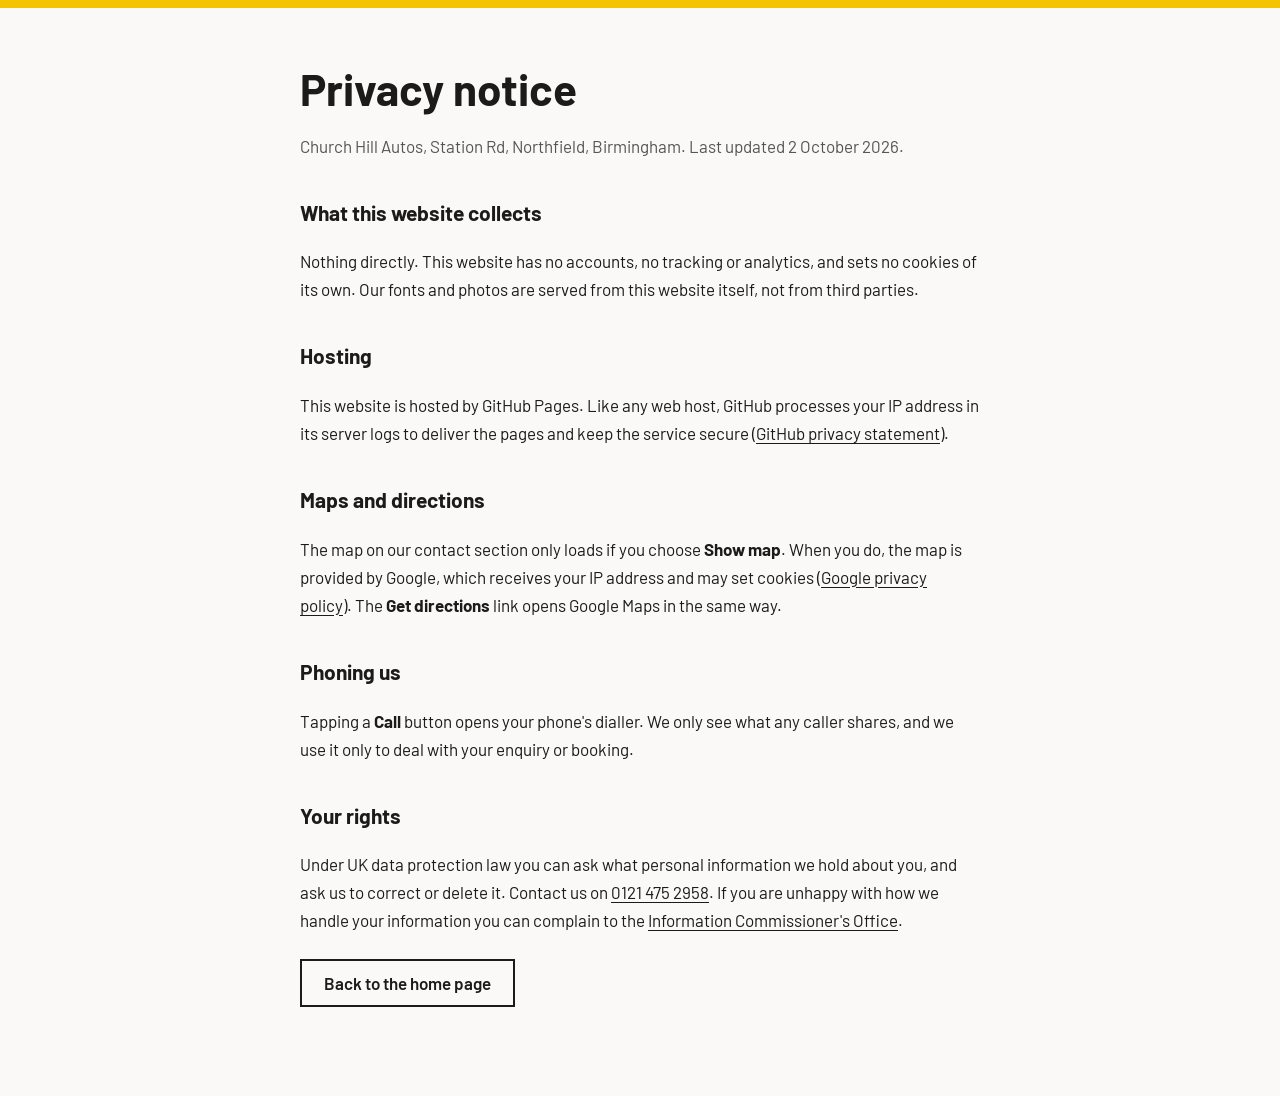
<file: privacy.html>
<!DOCTYPE html>
<html lang="en-GB">
<head>
<meta charset="UTF-8" />
<meta name="viewport" content="width=device-width, initial-scale=1.0" />
<meta http-equiv="Content-Security-Policy" content="default-src 'self'; script-src 'self' 'sha256-gAIMlo4uHwea7LDSu/hGhLXHg8Iu/WQoVQvXGVLwabA='; style-src 'self' 'sha256-BEjNMNs6XELB+RNZN9hui0Ezr2y9cH5AEz3pmenaX7E='; img-src 'self' data:; font-src 'self'; frame-src 'none'; connect-src 'self'; form-action 'self'; base-uri 'self'; object-src 'none'; upgrade-insecure-requests" />
<meta name="referrer" content="strict-origin-when-cross-origin" />
<script>if (window.top !== window.self) { try { window.top.location.replace(window.self.location.href); } catch (e) { document.documentElement.hidden = true; } }</script>
<title>Privacy notice | Church Hill Autos</title>

<link rel="icon" href="data:image/svg+xml,%3Csvg xmlns='http://www.w3.org/2000/svg' viewBox='0 0 64 64'%3E%3Crect width='64' height='64' rx='12' fill='%23111111'/%3E%3Ctext x='32' y='45' font-family='Arial,sans-serif' font-size='34' font-weight='700' text-anchor='middle' fill='%23F5C400'%3ECH%3C/text%3E%3C/svg%3E" />
<meta name="theme-color" content="#F5C400" />
<link rel="stylesheet" href="fonts/fonts.css" />
<style>
  :root{--accent:#F5C400; --ink:#1b1b1b; --muted:#555; --paper:#faf9f7;}
  *{box-sizing:border-box;}
  body{margin:0; background:var(--paper); color:var(--ink); font:400 17px/1.65 'Barlow',system-ui,sans-serif; border-top:8px solid var(--accent);}
  main{max-width:720px; margin:0 auto; padding:56px 20px 72px;}
  h1{font-size:clamp(30px,6vw,44px); line-height:1.15; margin:0 0 12px;}
  h2{font-size:21px; margin:36px 0 8px;}
  .lede{color:var(--muted); margin-bottom:28px;}
  a{color:var(--ink); text-decoration:underline; text-underline-offset:3px;}
  a:focus-visible{outline:3px solid var(--ink); outline-offset:3px;}
  .btn{display:inline-flex; align-items:center; min-height:48px; padding:0 22px; margin:8px 10px 0 0; border:2px solid var(--ink); font-weight:600; text-decoration:none;}
  .btn--solid{background:var(--ink); color:var(--paper);}
</style>
</head>
<body>
<main>
<!-- PLACEHOLDER: business owner to review this notice before publishing -->
<h1>Privacy notice</h1>
<p class="lede">Church Hill Autos, Station Rd, Northfield, Birmingham. Last updated 2 October 2026.</p>
<h2>What this website collects</h2>
<p>Nothing directly. This website has no accounts, no tracking or analytics, and sets no cookies of its own. Our fonts and photos are served from this website itself, not from third parties.</p>

<h2>Hosting</h2>
<p>This website is hosted by GitHub Pages. Like any web host, GitHub processes your IP address in its server logs to deliver the pages and keep the service secure (<a href="https://docs.github.com/en/site-policy/privacy-policies/github-general-privacy-statement">GitHub privacy statement</a>).</p>
<h2>Maps and directions</h2>
<p>The map on our contact section only loads if you choose <strong>Show map</strong>. When you do, the map is provided by Google, which receives your IP address and may set cookies (<a href="https://policies.google.com/privacy">Google privacy policy</a>). The <strong>Get directions</strong> link opens Google Maps in the same way.</p>
<h2>Phoning us</h2>
<p>Tapping a <strong>Call</strong> button opens your phone's dialler. We only see what any caller shares, and we use it only to deal with your enquiry or booking.</p>
<h2>Your rights</h2>
<p>Under UK data protection law you can ask what personal information we hold about you, and ask us to correct or delete it. Contact us on <a href="tel:+441214752958">0121 475 2958</a>. If you are unhappy with how we handle your information you can complain to the <a href="https://ico.org.uk/make-a-complaint/">Information Commissioner's Office</a>.</p>
<!-- /PLACEHOLDER -->
<p><a class="btn" href="./">Back to the home page</a></p>
</main>
</body>
</html>
</file>
<file: fonts/fonts.css>
/* Self-hosted Google Fonts (latin subset), downloaded 2026-10-02. */
@font-face {
  font-family: 'Barlow';
  font-style: normal;
  font-weight: 400;
  font-display: swap;
  src: url(7cHpv4kjgoGqM7E_DMs5.woff2) format('woff2');
  unicode-range: U+0000-00FF, U+0131, U+0152-0153, U+02BB-02BC, U+02C6, U+02DA, U+02DC, U+0304, U+0308, U+0329, U+2000-206F, U+20AC, U+2122, U+2191, U+2193, U+2212, U+2215, U+FEFF, U+FFFD;
}
@font-face {
  font-family: 'Barlow';
  font-style: normal;
  font-weight: 500;
  font-display: swap;
  src: url(7cHqv4kjgoGqM7E3_-gs51os.woff2) format('woff2');
  unicode-range: U+0000-00FF, U+0131, U+0152-0153, U+02BB-02BC, U+02C6, U+02DA, U+02DC, U+0304, U+0308, U+0329, U+2000-206F, U+20AC, U+2122, U+2191, U+2193, U+2212, U+2215, U+FEFF, U+FFFD;
}
@font-face {
  font-family: 'Barlow';
  font-style: normal;
  font-weight: 600;
  font-display: swap;
  src: url(7cHqv4kjgoGqM7E30-8s51os.woff2) format('woff2');
  unicode-range: U+0000-00FF, U+0131, U+0152-0153, U+02BB-02BC, U+02C6, U+02DA, U+02DC, U+0304, U+0308, U+0329, U+2000-206F, U+20AC, U+2122, U+2191, U+2193, U+2212, U+2215, U+FEFF, U+FFFD;
}
@font-face {
  font-family: 'Barlow';
  font-style: normal;
  font-weight: 700;
  font-display: swap;
  src: url(7cHqv4kjgoGqM7E3t-4s51os.woff2) format('woff2');
  unicode-range: U+0000-00FF, U+0131, U+0152-0153, U+02BB-02BC, U+02C6, U+02DA, U+02DC, U+0304, U+0308, U+0329, U+2000-206F, U+20AC, U+2122, U+2191, U+2193, U+2212, U+2215, U+FEFF, U+FFFD;
}
@font-face {
  font-family: 'Barlow Condensed';
  font-style: normal;
  font-weight: 500;
  font-display: swap;
  src: url(HTxwL3I-JCGChYJ8VI-L6OO_au7B4-Lwz3bWuQ.woff2) format('woff2');
  unicode-range: U+0000-00FF, U+0131, U+0152-0153, U+02BB-02BC, U+02C6, U+02DA, U+02DC, U+0304, U+0308, U+0329, U+2000-206F, U+20AC, U+2122, U+2191, U+2193, U+2212, U+2215, U+FEFF, U+FFFD;
}
@font-face {
  font-family: 'Barlow Condensed';
  font-style: normal;
  font-weight: 600;
  font-display: swap;
  src: url(HTxwL3I-JCGChYJ8VI-L6OO_au7B4873z3bWuQ.woff2) format('woff2');
  unicode-range: U+0000-00FF, U+0131, U+0152-0153, U+02BB-02BC, U+02C6, U+02DA, U+02DC, U+0304, U+0308, U+0329, U+2000-206F, U+20AC, U+2122, U+2191, U+2193, U+2212, U+2215, U+FEFF, U+FFFD;
}
@font-face {
  font-family: 'Barlow Condensed';
  font-style: normal;
  font-weight: 700;
  font-display: swap;
  src: url(HTxwL3I-JCGChYJ8VI-L6OO_au7B46r2z3bWuQ.woff2) format('woff2');
  unicode-range: U+0000-00FF, U+0131, U+0152-0153, U+02BB-02BC, U+02C6, U+02DA, U+02DC, U+0304, U+0308, U+0329, U+2000-206F, U+20AC, U+2122, U+2191, U+2193, U+2212, U+2215, U+FEFF, U+FFFD;
}
@font-face {
  font-family: 'Barlow Condensed';
  font-style: normal;
  font-weight: 800;
  font-display: swap;
  src: url(HTxwL3I-JCGChYJ8VI-L6OO_au7B47b1z3bWuQ.woff2) format('woff2');
  unicode-range: U+0000-00FF, U+0131, U+0152-0153, U+02BB-02BC, U+02C6, U+02DA, U+02DC, U+0304, U+0308, U+0329, U+2000-206F, U+20AC, U+2122, U+2191, U+2193, U+2212, U+2215, U+FEFF, U+FFFD;
}

/* Added 2026-11-03 for the redesign (OFL, self-hosted, latin). */
@font-face {
  font-family: 'JetBrains Mono';
  font-style: normal;
  font-weight: 400;
  font-display: swap;
  src: url(jetbrainsmono-tDbv2o-flEEny0FZhsfKu5WU4zr3E_BX0PnT8RD8yKwBNntkaToggR7BYRbKPxDcwg.woff2) format('woff2');
  unicode-range: U+0000-00FF, U+0131, U+0152-0153, U+02BB-02BC, U+02C6, U+02DA, U+02DC, U+0304, U+0308, U+0329, U+2000-206F, U+20AC, U+2122, U+2191, U+2193, U+2212, U+2215, U+FEFF, U+FFFD;
}
@font-face {
  font-family: 'JetBrains Mono';
  font-style: normal;
  font-weight: 700;
  font-display: swap;
  src: url(jetbrainsmono-tDbv2o-flEEny0FZhsfKu5WU4zr3E_BX0PnT8RD8yKwBNntkaToggR7BYRbKPxDcwg.woff2) format('woff2');
  unicode-range: U+0000-00FF, U+0131, U+0152-0153, U+02BB-02BC, U+02C6, U+02DA, U+02DC, U+0304, U+0308, U+0329, U+2000-206F, U+20AC, U+2122, U+2191, U+2193, U+2212, U+2215, U+FEFF, U+FFFD;
}
</file>
